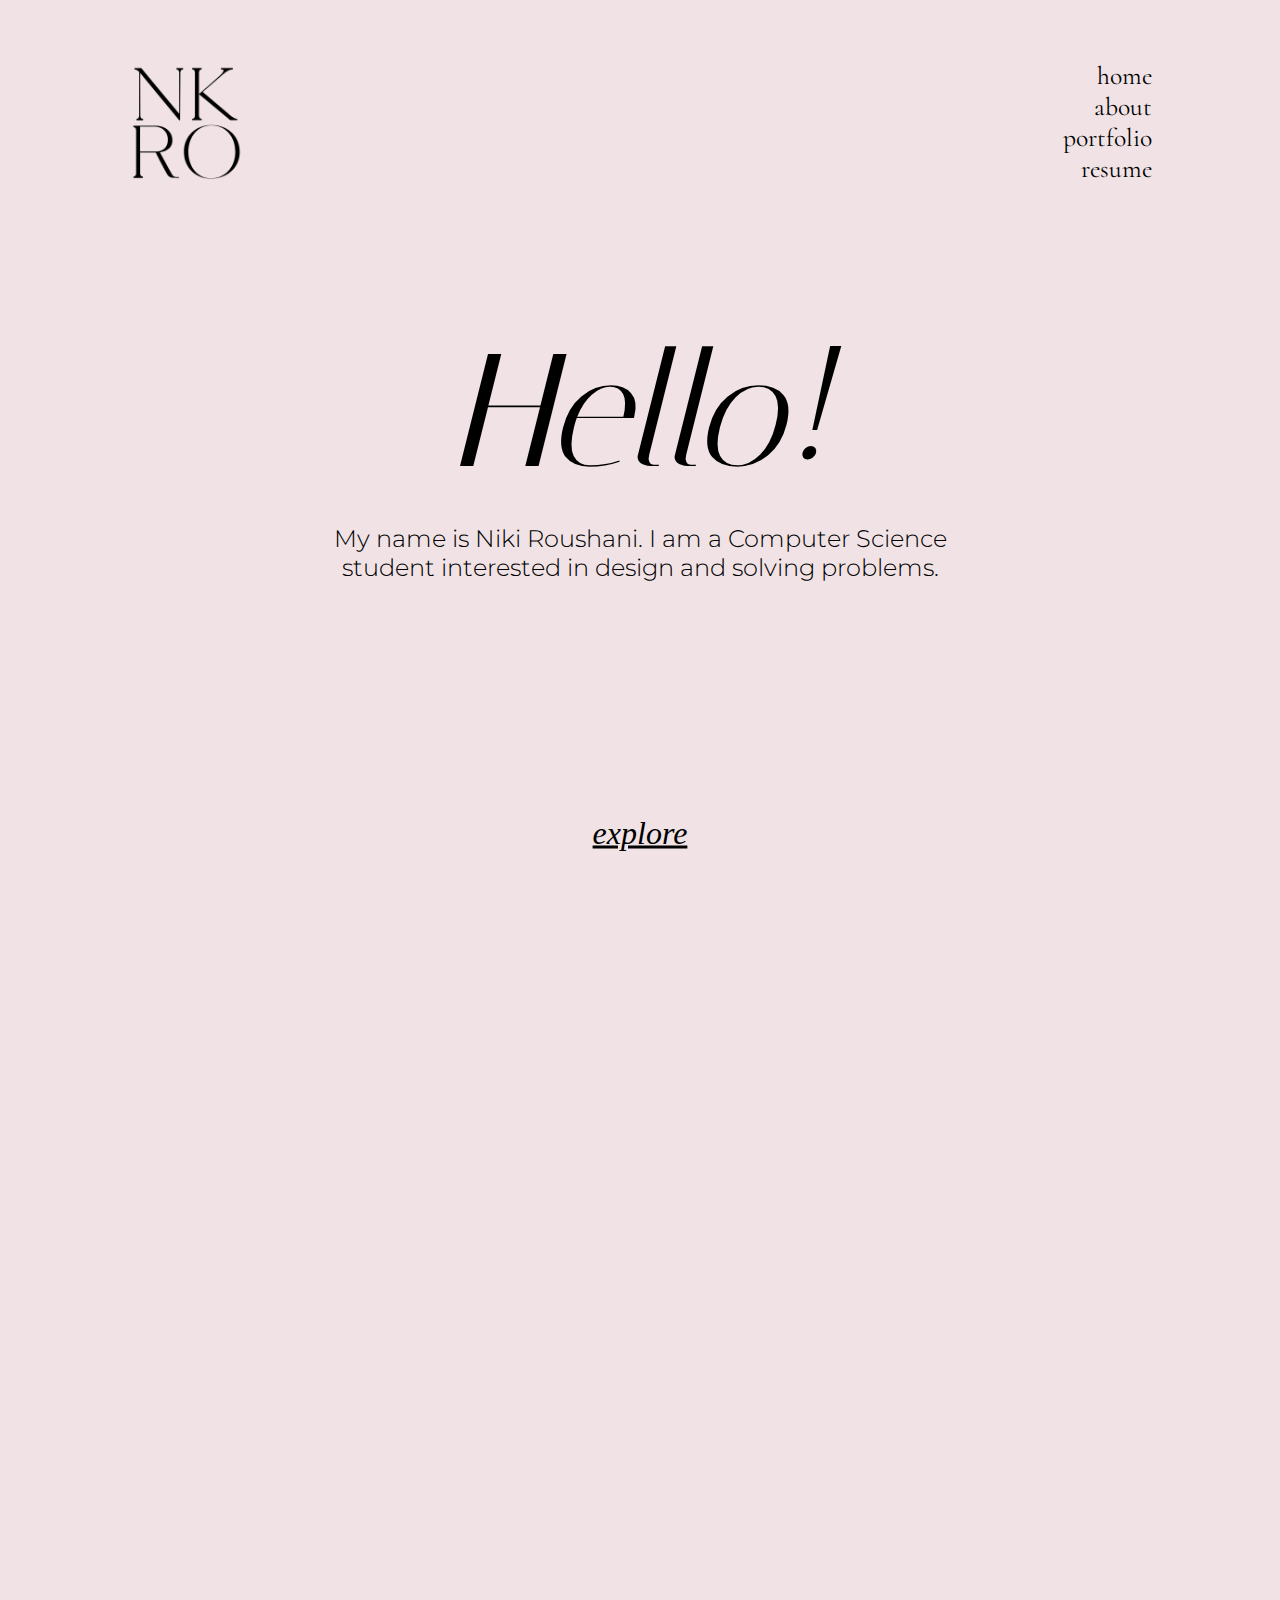
<file: index.html>
<html lang="en">
    <head>
        <meta charset="utf-8">
        <meta content="width=device-width, initial-scale=1" name="viewport">
        <title>Niki Roushani</title>
        <link rel="stylesheet" href="css/style.css">
        <link rel="stylesheet" href="css/aos.css">
        <link rel="stylesheet" href="https://fonts.googleapis.com/css?family=Italiana">
        <link rel="stylesheet" href="https://fonts.googleapis.com/css?family=Roboto">
        <link rel="stylesheet" href="https://fonts.googleapis.com/css?family=Montserrat">
        <link rel="stylesheet" href="https://fonts.googleapis.com/css?family=Cormorant">
    </head>
    <body>
        <header>
            <div class="logo">
                <img class="logo-img" src="images/logo.png" alt="">
            </div>

            <div class="header-nav">
                <div class="nav-position">
                    <a href="index.html">home</a>
                    <a href="about.html">about</a>
                    <a href="portfolio.html">portfolio</a>
                    <a href="resume.html">resume</a>
                </div>
            </div>

        </header>
        <div class="container">
            <section class="hero">
                <div class="hero-textbox">
                    <div class="flex-box row">
                        <h2>Hello!</h2> <br>
                        <h3>My name is Niki Roushani. I am a Computer Science student interested in design and solving problems.</h3>
                </div>
                </div>
                <div class="explore-tab">
                    <a href="#section1">explore</a>
                </div>

            </section>

            <button onclick="topFunction()" id="myBtn" title="Go to top">back to top</button>

            <section id="section1" class="hero">
                <div class="hero-textbox">
                    <div class="flex-box column">
                        <div class="flex-item flex-box row padding-right" data-aos="fade-up" data-aos-easing="ease-in-out" data-aos-duration="1800">
                            <h1><a href="stormflood.html">Stormflood Engineering</a></h1> <br>
                            <p class="padding-top">Commissioned project to design and develop a website for a Stormwater and Flood Engineering consultancy in Brisbane.</p>
                        </div>
                        <div class="flex-item flex-box mobile-top" data-aos="fade-up" data-aos-easing="ease-in-out" data-aos-duration="1800">
                            <div class="slideshow-container" data-cycle="4000">
                                <div class="mySlides fade">
                                    <img src="images/index/index-sf1.png" alt="">
                                </div>
                                <div class="mySlides fade">
                                    <img src="images/index/index-sf2.png" alt="">
                                </div>
                                <div class="mySlides fade">
                                    <img src="images/index/index-sf3.png" alt="">
                                </div>
                            </div>
                        </div>
                    </div>
                </div>
                <div class="down-tab">
                    <a href="#section2"></a>
                </div>
            </section>

            <section id="section2" class="hero">
                <div class="hero-textbox">
                    <div class="flex-box column-reverse inherit-width inherit-height-desktop">
                        <div class="flex-item flex-box mobile-top" data-aos="fade-up" data-aos-easing="ease-in-out" data-aos-duration="1800">
                            <div class="slideshow-container" data-cycle="5000">
                                <div class="mySlides fade">
                                    <img src="images/index/index-vin1.png" alt="">
                                </div>
                                <div class="mySlides fade">
                                    <img src="images/index/index-vin2.png" alt="">
                                </div>
                                <div class="mySlides fade">
                                    <img src="images/index/index-vin3.png" alt="">
                                </div>
                            </div>
                        </div>
                        <div class="flex-item flex-box row padding-left" data-aos="fade-up" data-aos-easing="ease-in-out" data-aos-duration="1800">
                            <h1><a href="vinland.html">Vinland</a></h1>
                            <p class="padding-top">Final project for Introduction to Web Design, awarded a High-Distinction.</p>
                        </div>
                    </div>
                </div>
                <div class="down-tab">
                    <a href="#section3"></a>
                </div>
            </section>

            <section id="section3" class="hero">
                <div class="hero-textbox">
                    <div class="flex-box column">
                        <div class="flex-item flex-box row padding-right" data-aos="fade-up" data-aos-easing="ease-in-out" data-aos-duration="1800">
                            <h1><a href="uqlit.html">UQLIT</a></h1>
                            <p class="padding-top">Design work produced as the Marketing Director for UQ Ladies in Technology.</p>
                        </div>
                        <div class="flex-item flex-box mobile-top" data-aos="fade-up" data-aos-easing="ease-in-out" data-aos-duration="1800">
                            <div class="slideshow-container" data-cycle="6000">
                                <div class="mySlides fade">
                                    <img src="images/index/index-lit1.png" alt="">
                                </div>
                                <div class="mySlides fade">
                                    <img src="images/index/index-lit2.png" alt="">
                                </div>
                                <div class="mySlides fade">
                                    <img src="images/index/index-lit3.png" alt="">
                                </div>
                            </div>
                        </div>
                    </div>
                </div>
                <div class="down-tab">
                    <a href="#section4"></a>
                </div>
            </section>

            <section id="section4" class="hero">
                <div class="hero-textbox">
                    <div class="flex-box column inherit-width inherit-height-desktop">
                        <div class="flex-item flex-box row padding-right" data-aos="fade-up" data-aos-easing="ease-in-out" data-aos-duration="1800">
                            <h1 class="centered-text"><a href="about.html">About</a></h1>
                        </div>
                        <div class="flex-item flex-box mobile-top" data-aos="fade-up" data-aos-easing="ease-in-out" data-aos-duration="1800">
                            <h1><a href="resume.html">Resume</a></h1>
                        </div>
                    </div>
                </div>
            </section>
        </div>
        <script src="js/script.js"></script>
        <script src="js/aos.js"></script>
        <script>
            AOS.init();
        </script>
    </body>
</html>
</file>
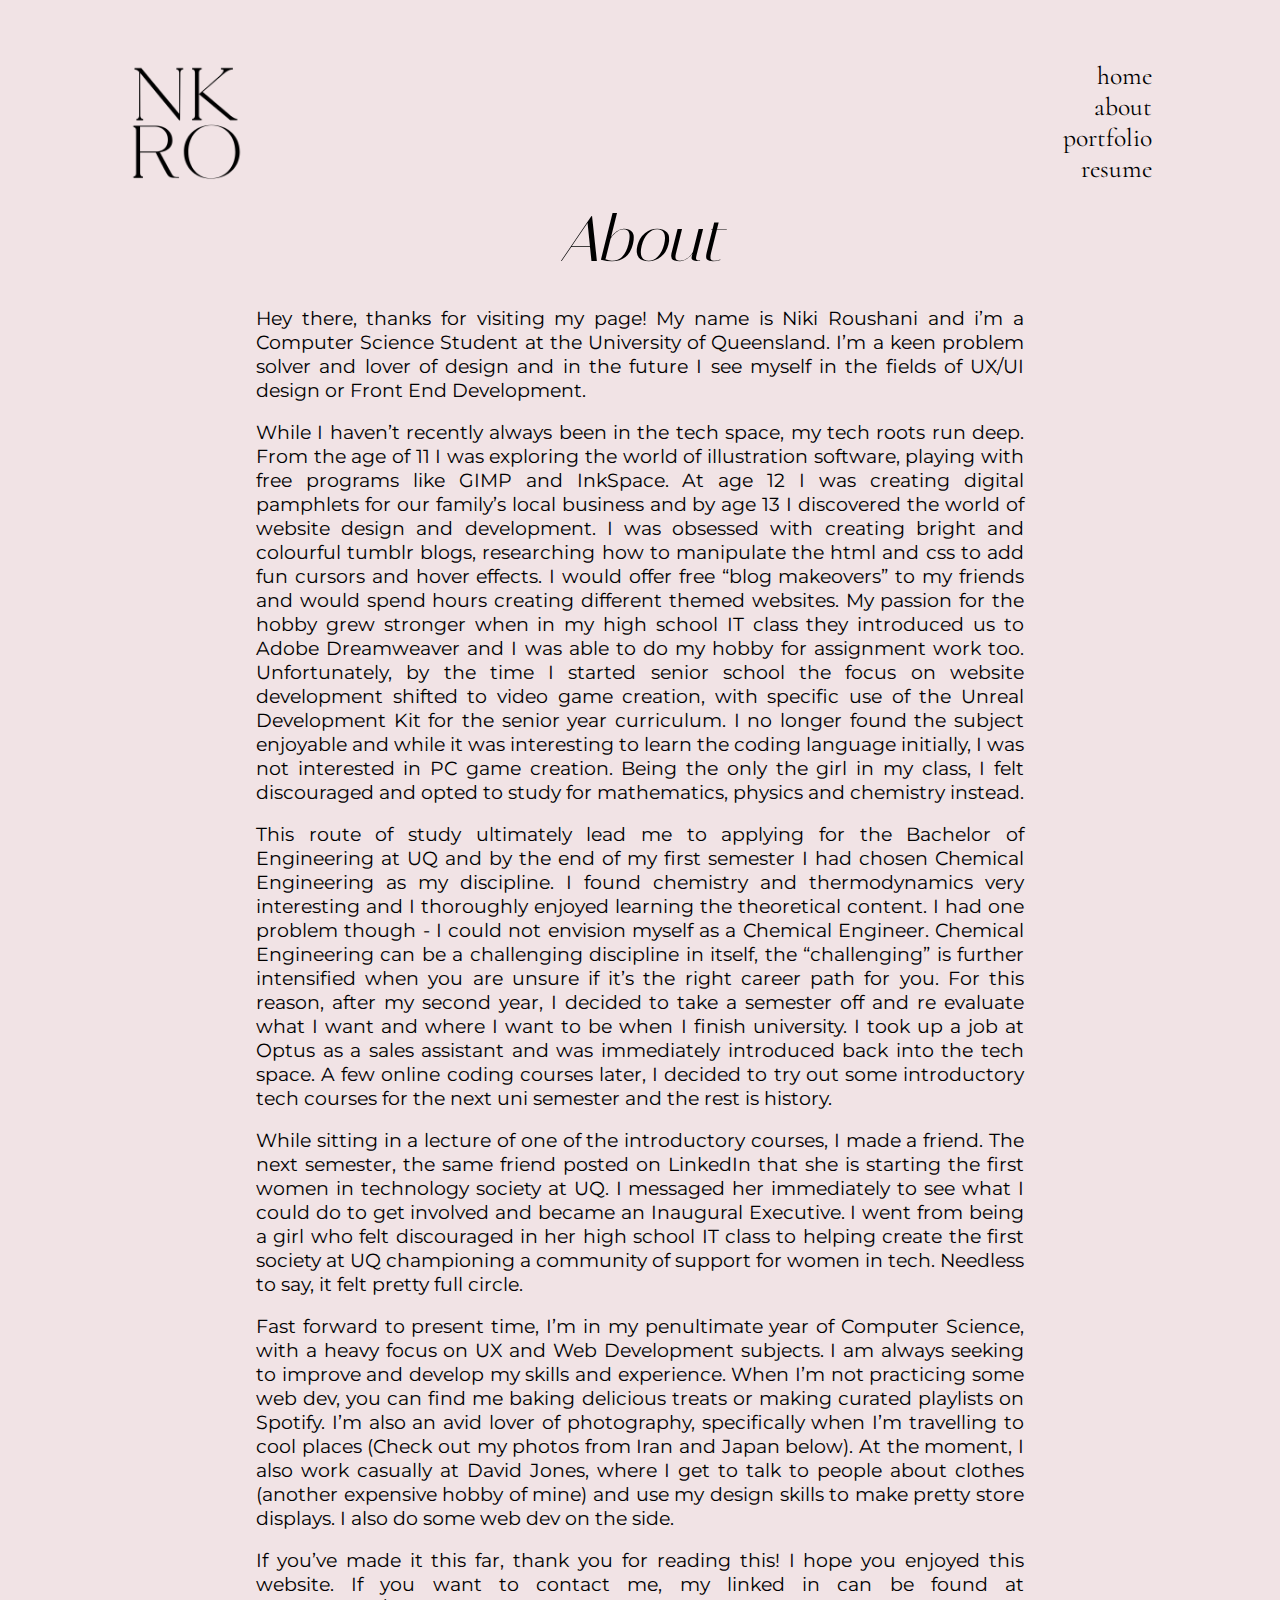
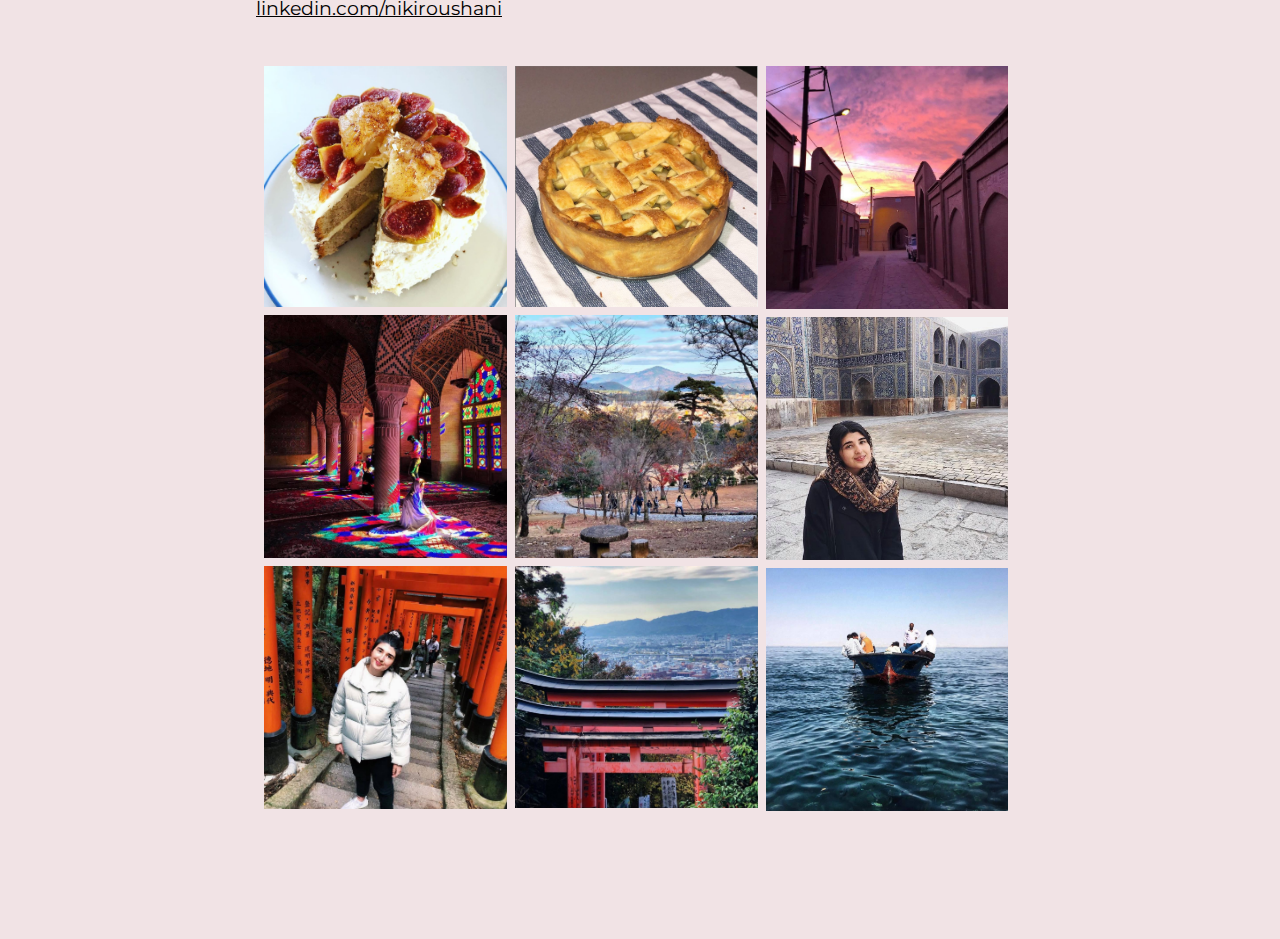
<file: about.html>
<html lang="en">
    <head>
        <meta charset="utf-8">
        <meta content="width=device-width, initial-scale=1" name="viewport">
        <title>Niki Roushani</title>
        <link rel="stylesheet" href="css/style.css">
        <link rel="stylesheet" href="css/aos.css">
        <link rel="stylesheet" href="https://fonts.googleapis.com/css?family=Italiana">
        <link rel="stylesheet" href="https://fonts.googleapis.com/css?family=Roboto">
        <link rel="stylesheet" href="https://fonts.googleapis.com/css?family=Montserrat">
        <link rel="stylesheet" href="https://fonts.googleapis.com/css?family=Cormorant">
    </head>
    <body class="padding-bottom">
        <header>
            <div class="logo">
                <img class="logo-img" src="images/logo.png" alt="">
            </div>
            <div class="header-nav mobile-top">
                <div class="nav-position">
                    <a href="index.html">home</a>
                    <a href="about.html">about</a>
                    <a href="portfolio.html">portfolio</a>
                    <a href="resume.html">resume</a>
                </div>
            </div>
        </header>

        <div class="container hero-header-padding">
            <button onclick="topFunction()" id="myBtn" title="Go to top">back to top</button>

            <section class="no-bottom">
                <div>
                    <div class="flex-box row inherit-width">
                        <h4>About</h4> <br>
                    </div>
                </div>
                <div class="flex-box row">
                    <div class="flex-item">
                        <p class="justify">Hey there, thanks for visiting my page! My name is Niki Roushani and i’m a Computer Science Student at the University of Queensland. I’m a keen problem solver and lover of design and in the future I see myself in the fields of UX/UI design or Front End Development. </p> <br>
                        <p class="justify">While I haven’t recently always been in the tech space, my tech roots run deep. From the age of 11 I was exploring the world of illustration software, playing with free programs like GIMP and InkSpace. At age 12 I was creating digital pamphlets for our family’s local business and by age 13 I discovered the world of website design and development. I was obsessed with creating bright and colourful tumblr blogs, researching how to manipulate the html and css to add fun cursors and hover effects. I would offer free “blog makeovers” to my friends and would spend hours creating different themed websites. My passion for the hobby grew stronger when in my high school IT class they introduced us to Adobe Dreamweaver and I was able to do my hobby for assignment work too. Unfortunately, by the time I started senior school the focus on website development shifted to video game creation, with specific use of the Unreal Development Kit for the senior year curriculum. I no longer found the subject enjoyable and while it was interesting to learn the coding language initially, I was not interested in PC game creation. Being the only the girl in my class, I felt discouraged and opted to study for mathematics, physics and chemistry instead.</p> <br>
                        <p class="justify">This route of study ultimately lead me to applying for the Bachelor of Engineering at UQ and by the end of my first semester I had chosen Chemical Engineering as my discipline. I found chemistry and thermodynamics very interesting and I thoroughly enjoyed learning the theoretical content. I had one problem though - I could not envision myself as a Chemical Engineer. Chemical Engineering can be a challenging discipline in itself, the “challenging” is further intensified when you are unsure if it’s the right career path for you. For this reason, after my second year, I decided to take a semester off and re evaluate what I want and where I want to be when I finish university. I took up a job at Optus as a sales assistant and was immediately introduced back into the tech space. A few online coding courses later, I decided to try out some introductory tech courses for the next uni semester and the rest is history. </p> <br>
                        <p class="justify">While sitting in a lecture of one of the introductory courses, I made a friend. The next semester, the same friend posted on LinkedIn that she is starting the first women in technology society at UQ. I messaged her immediately to see what I could do to get involved and became an Inaugural Executive. I went from being a girl who felt discouraged in her high school IT class to helping create the first society at UQ championing a community of support for women in tech. Needless to say, it felt pretty full circle. </p> <br>
                        <p class="justify">Fast forward to present time, I’m in my penultimate year of Computer Science, with a heavy focus on UX and Web Development subjects. I am always seeking to improve and develop my skills and experience. When I’m not practicing some web dev, you can find me baking delicious treats or making curated playlists on Spotify. I’m also an avid lover of photography, specifically when I’m travelling to cool places (Check out my photos from Iran and Japan below). At the moment, I also work casually at David Jones, where I get to talk to people about clothes (another expensive hobby of mine) and use my design skills to make pretty store displays. I also do some web dev on the side. </p> <br>
                        <p class="justify">If you’ve made it this far, thank you for reading this! I hope you enjoyed this website. If you want to contact me, my linked in can be found at <a class="underline" href="linkedin.com/nikiroushani">linkedin.com/nikiroushani</a></p>
                    </div>
                    <div class="flex-item flex-row padding-top">
                        <div class="flex-column">
                            <img src="images/about/about1.png" alt="">
                            <img src="images/about/about2.jpg" alt="">
                            <img src="images/about/about3.jpg" alt="">
                        </div>
                        <div class="flex-column">
                            <img src="images/about/about4.png" alt="">
                            <img src="images/about/about5.jpg" alt="">
                            <img src="images/about/about6.jpg" alt="">
                        </div>
                        <div class="flex-column">
                            <img src="images/about/about7.jpg" alt="">
                            <img src="images/about/about8.jpg" alt="">
                            <img src="images/about/about9.jpg" alt="">
                        </div>
                    </div>
                </div>
            </section>
        </div>
        <script src="js/script.js"></script>
        <script src="js/aos.js"></script>
        <script>
            AOS.init();
        </script>
    </body>
</html>
</file>
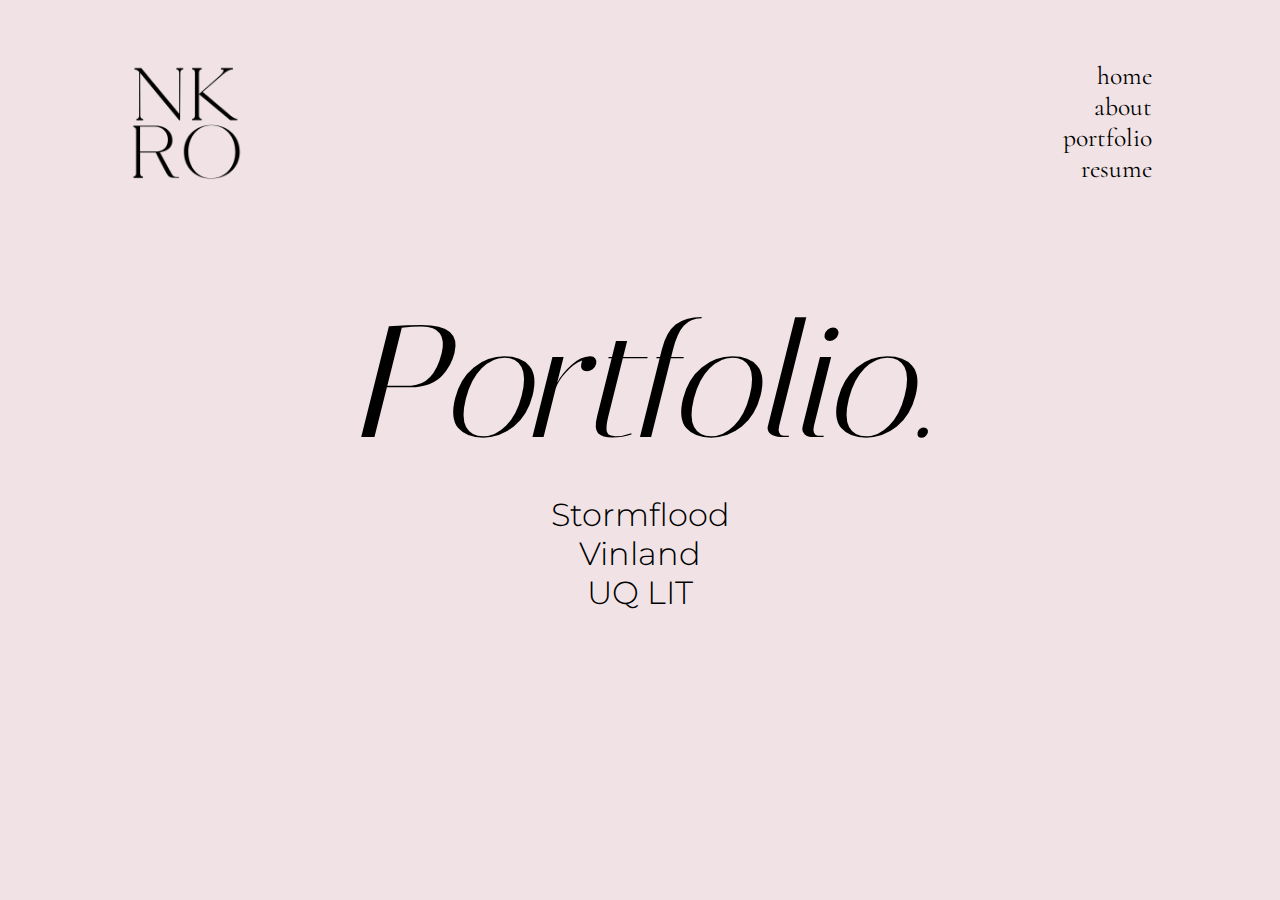
<file: portfolio.html>
<html lang="en">
    <head>
        <meta charset="utf-8">
        <meta content="width=device-width, initial-scale=1" name="viewport">
        <title>Niki Roushani</title>
        <link rel="stylesheet" href="css/style.css">
        <link rel="stylesheet" href="css/aos.css">
        <link rel="stylesheet" href="https://fonts.googleapis.com/css?family=Italiana">
        <link rel="stylesheet" href="https://fonts.googleapis.com/css?family=Roboto">
        <link rel="stylesheet" href="https://fonts.googleapis.com/css?family=Montserrat">
        <link rel="stylesheet" href="https://fonts.googleapis.com/css?family=Cormorant">
    </head>
    <body>
        <header>
            <div class="logo">
                <img class="logo-img" src="images/logo.png" alt="">
            </div>

            <div class="header-nav mobile-top">
                <div class="nav-position">
                    <a href="index.html">home</a>
                    <a href="about.html">about</a>
                    <a href="portfolio.html">portfolio</a>
                    <a href="resume.html">resume</a>
                </div>
            </div>

        </header>
        <div class="container no-bottom">
            <section class="hero no-bottom">
                <div class="hero-textbox">
                    <div class="flex-box row inherit-width">
                        <h2>Portfolio.</h2> <br>
                        <h3 class="portfolio-link"><a href="stormflood.html">Stormflood</a></h3>
                        <h3 class="portfolio-link"><a href="vinland.html">Vinland</a></h3>
                        <h3 class="portfolio-link"><a href="uqlit.html">UQ LIT</a></h3>
                    </div>
                </div>
            </section>
        </div>
        <script src="js/script.js"></script>
    </body>
</html>
</file>
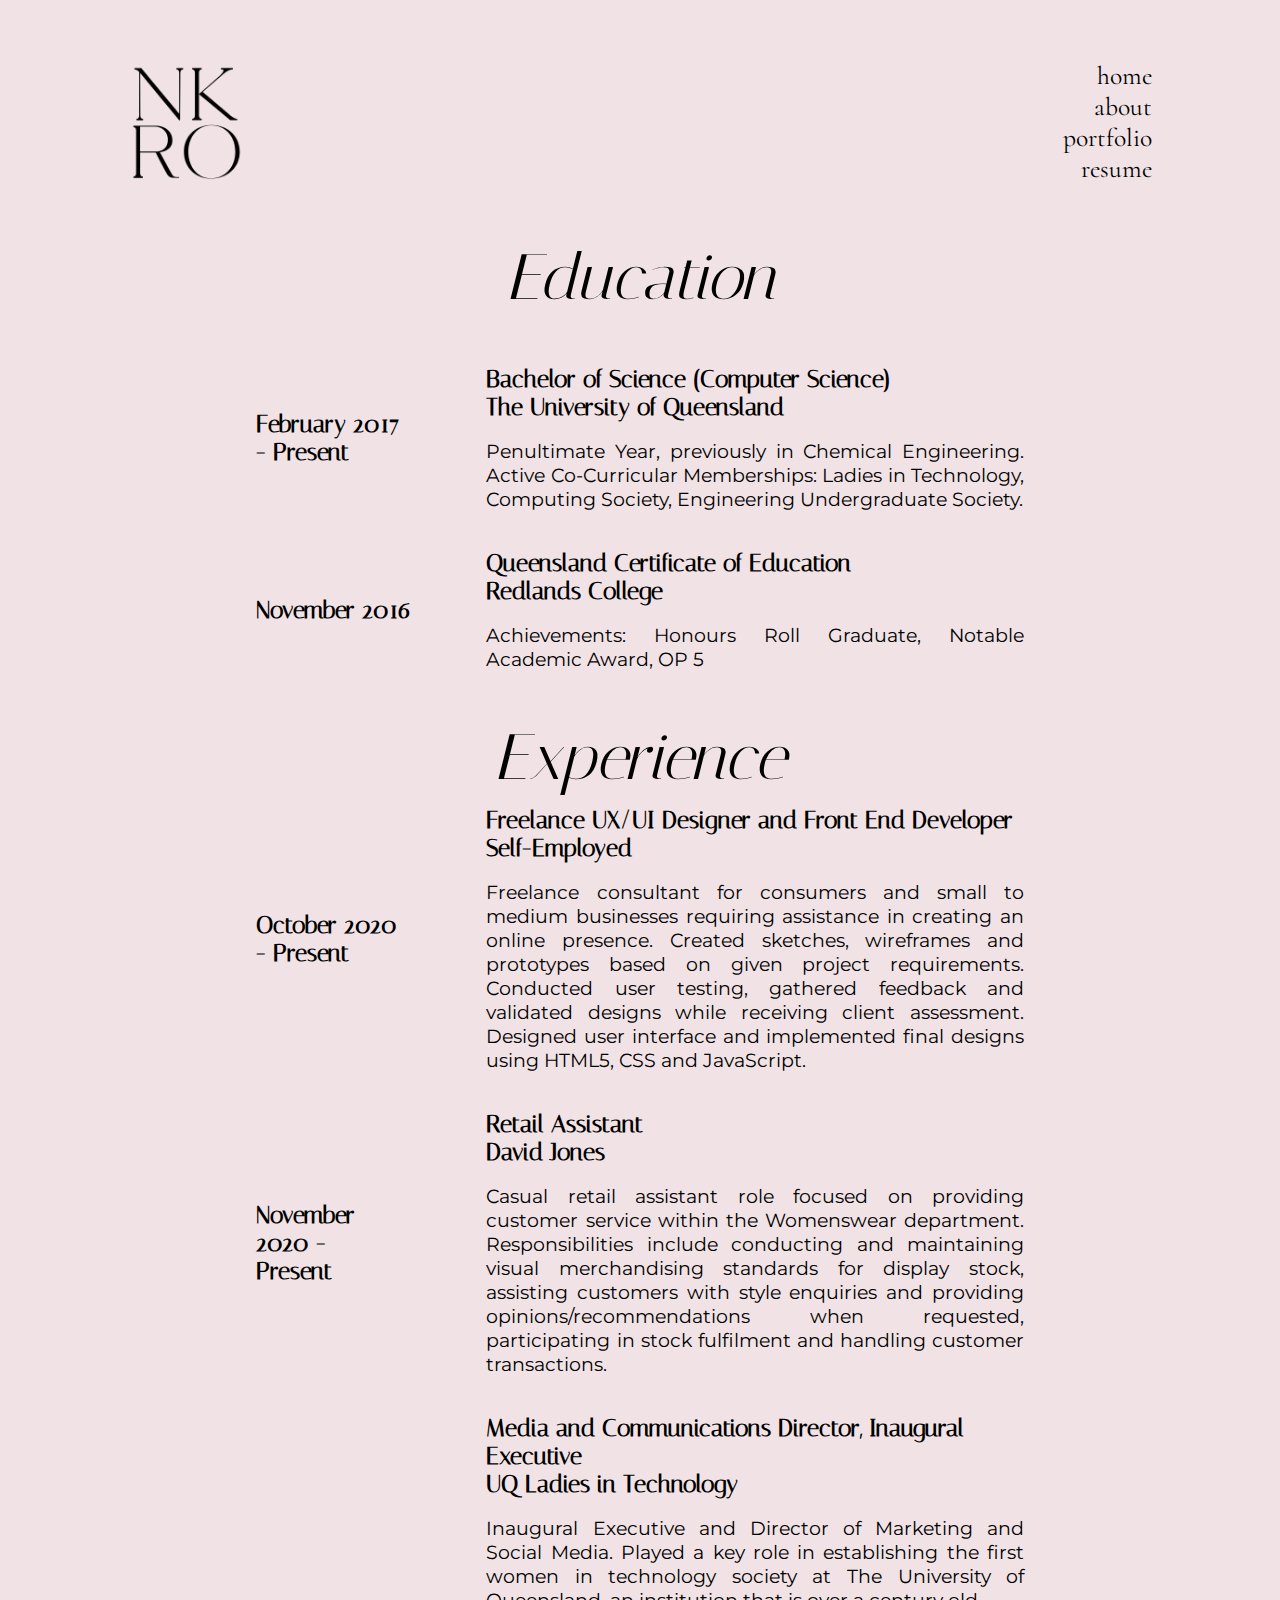
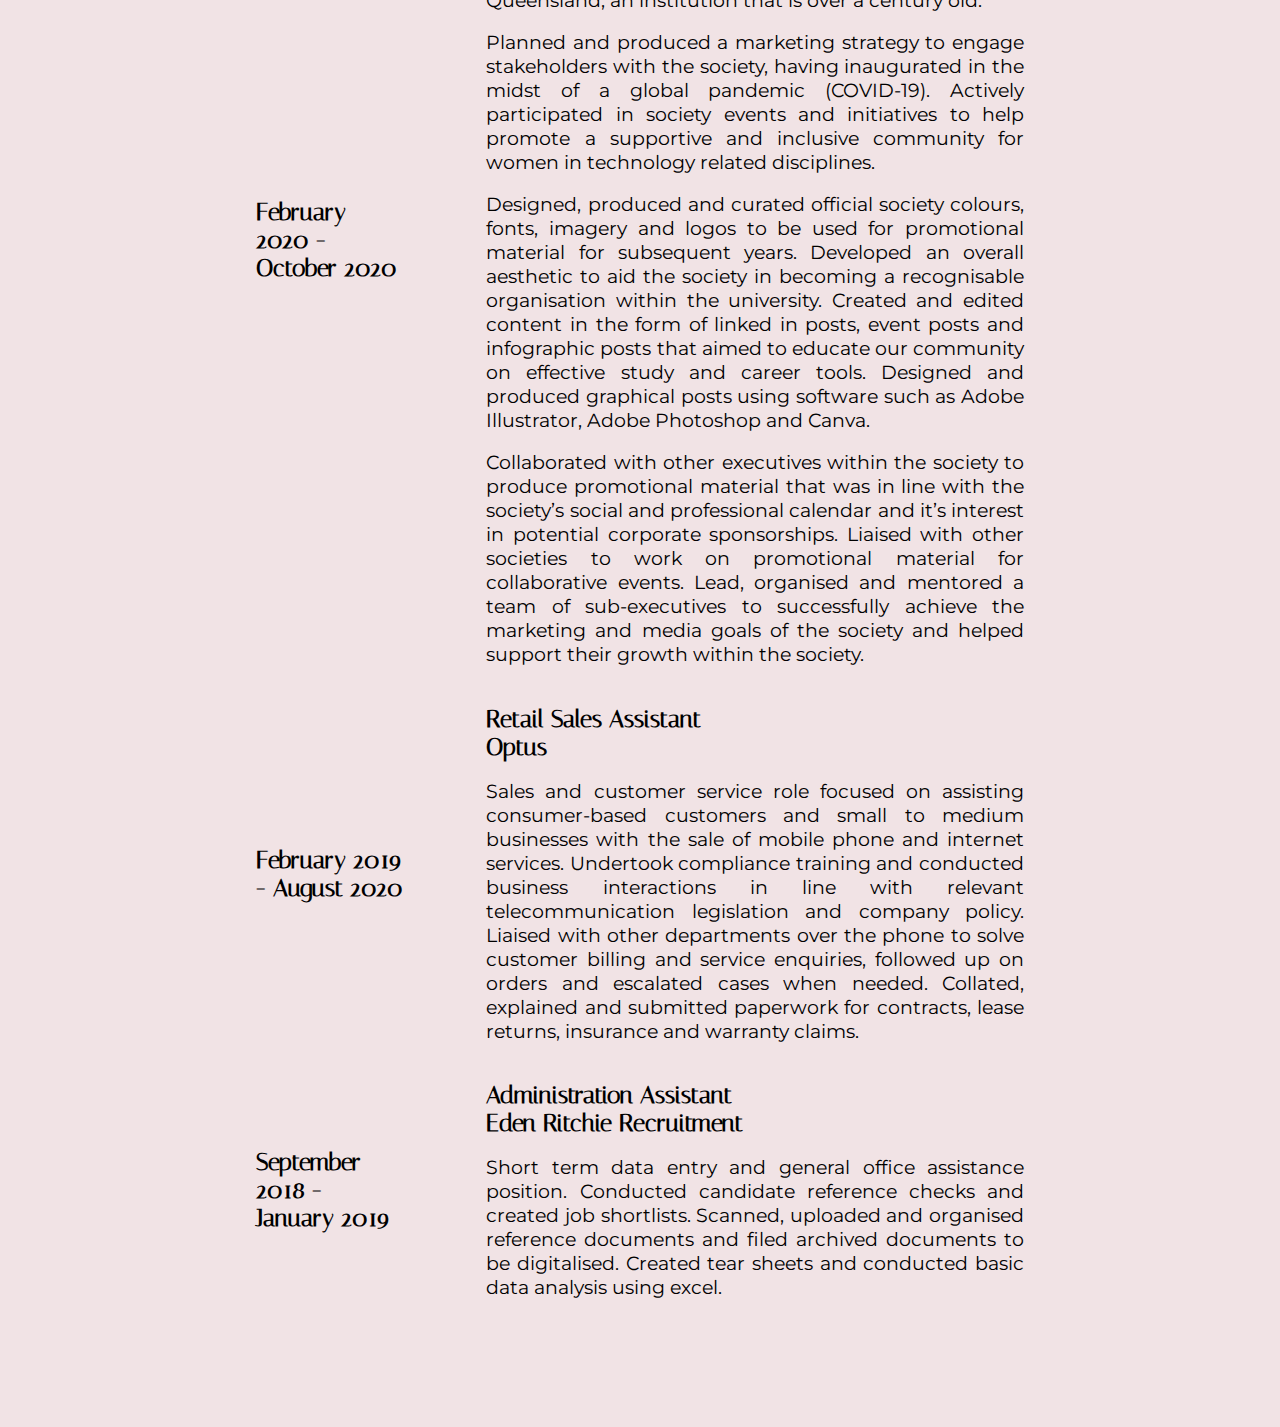
<file: resume.html>
<html lang="en">
    <head>
        <meta charset="utf-8">
        <meta content="width=device-width, initial-scale=1" name="viewport">
        <title>Niki Roushani</title>
        <link rel="stylesheet" href="css/style.css">
        <link rel="stylesheet" href="css/aos.css">
        <link rel="stylesheet" href="https://fonts.googleapis.com/css?family=Italiana">
        <link rel="stylesheet" href="https://fonts.googleapis.com/css?family=Roboto">
        <link rel="stylesheet" href="https://fonts.googleapis.com/css?family=Montserrat">
        <link rel="stylesheet" href="https://fonts.googleapis.com/css?family=Cormorant">
    </head>
    <body class="padding-bottom">
        <header>
            <div class="logo">
                <img class="logo-img" src="images/logo.png" alt="">
            </div>

            <div class="header-nav mobile-top">
                <div class="nav-position">
                    <a href="index.html">home</a>
                    <a href="about.html">about</a>
                    <a href="portfolio.html">portfolio</a>
                    <a href="resume.html">resume</a>
                </div>
            </div>

        </header>
        <div class="container hero-header-padding">
            <button onclick="topFunction()" id="myBtn" title="Go to top">back to top</button>

            <section class="no-bottom">

                <div>
                    <div class="flex-box row inherit-width padding-top">
                        <h4>Education</h4>
                    </div>
                </div>
                <div class="flex-box column padding-top">
                    <div class="flex-30">
                        <h5 class="padding-right-resume">February 2017 - Present</h5>
                    </div>
                    <div class="flex-70 mobile-top">
                        <h5>Bachelor of Science (Computer Science) <br> The University of Queensland</h5> <br>
                        <p>Penultimate Year, previously in Chemical Engineering. Active Co-Curricular Memberships: Ladies in Technology, Computing Society, Engineering Undergraduate Society.</p>
                    </div>
                </div>

                <div class="flex-box column padding-top">
                    <div class="flex-30">
                        <h5>November 2016</h5>
                    </div>
                    <div class="flex-70 mobile-top">
                        <h5>Queensland Certificate of Education<br>Redlands College</h5> <br>
                        <p>Achievements: Honours Roll Graduate, Notable Academic Award, OP 5</p>
                    </div>
                </div>

                <div>
                    <div class="flex-box row inherit-width padding-top">
                        <h4>Experience</h4>
                    </div>
                </div>
                <div class="flex-box column">
                    <div class="flex-30">
                        <h5 class="padding-right-resume">October 2020 - Present</h5>
                    </div>
                    <div class="flex-70 mobile-top">
                        <h5>Freelance UX/UI Designer and Front End Developer <br> Self-Employed</h5> <br>
                        <p>Freelance consultant for consumers and small to medium businesses requiring assistance in creating an online presence. Created sketches, wireframes and prototypes based on given project requirements. Conducted user testing, gathered feedback and validated designs while receiving client assessment. Designed user interface and implemented final designs using HTML5, CSS and JavaScript.</p>
                    </div>
                </div>
                <div class="flex-box column padding-top">
                    <div class="flex-30">
                        <h5 class="padding-right-resume">November 2020 - Present</h5>
                    </div>
                    <div class="flex-70 mobile-top">
                        <h5>Retail Assistant <br> David Jones</h5> <br>
                        <p>Casual retail assistant role focused on providing customer service within the Womenswear department. Responsibilities include conducting and maintaining visual merchandising standards for display stock, assisting customers with style enquiries and providing opinions/recommendations when requested, participating in stock fulfilment and handling customer transactions.</p>
                    </div>
                </div>

                <div class="flex-box column padding-top">
                    <div class="flex-30">
                        <h5 class="padding-right-resume">February 2020 - October 2020</h5>
                    </div>
                    <div class="flex-70 mobile-top">
                        <h5>Media and Communications Director, Inaugural Executive <br> UQ Ladies in Technology</h5> <br>
                        <p>Inaugural Executive and Director of Marketing and Social Media. Played a key role in establishing the first women in technology society at The University of Queensland, an institution that is over a century old. </p> <br> 
                        <p>Planned and produced a marketing strategy to engage stakeholders with the society, having inaugurated in the midst of a global pandemic (COVID-19). Actively participated in society events and initiatives to help promote a supportive and inclusive community for women in technology related disciplines.</p> <br> 
                        <p>Designed, produced and curated official society colours, fonts, imagery and logos to be used for promotional material for subsequent years. Developed an overall aesthetic to aid the society in becoming a recognisable organisation within the university. Created and edited content in the form of linked in posts, event posts and infographic posts that aimed to educate our community on effective study and career tools. Designed and produced graphical posts using software such as Adobe Illustrator, Adobe Photoshop and Canva.</p> <br>
                        <p>Collaborated with other executives within the society to produce promotional material that was in line with the society’s social and professional calendar and it’s interest in potential corporate sponsorships. Liaised with other societies to work on promotional material for collaborative events. Lead, organised and mentored a team of sub-executives to successfully achieve the marketing and media goals of the society and helped support their growth within the society.</p>
                    </div>
                </div>

                <div class="flex-box column padding-top">
                    <div class="flex-30">
                        <h5 class="padding-right-resume">February 2019 - August 2020</h5>
                    </div>
                    <div class="flex-70 mobile-top">
                        <h5>Retail Sales Assistant <br> Optus</h5> <br>
                        <p>Sales and customer service role focused on assisting consumer-based customers and small to medium businesses with the sale of mobile phone and internet services. Undertook compliance training and conducted business interactions in line with relevant telecommunication legislation and company policy. Liaised with other departments over the phone to solve customer billing and service enquiries, followed up on orders and escalated cases when needed. Collated, explained and submitted paperwork for contracts, lease returns, insurance and warranty claims.</p>
                    </div>
                </div>

                <div class="flex-box column padding-top">
                    <div class="flex-30">
                        <h5 class="padding-right-resume">September 2018 - January 2019</h5>
                    </div>
                    <div class="flex-70 mobile-top">
                        <h5>Administration Assistant <br> Eden Ritchie Recruitment</h5> <br>
                        <p>Short term data entry and general office assistance position. Conducted candidate reference checks and created job shortlists. Scanned, uploaded and organised reference documents and filed archived documents to be digitalised. Created tear sheets and conducted basic data analysis using excel.</p>
                    </div>
                </div>

            </section>
        </div>
        <script src="js/script.js"></script>
        <script src="js/aos.js"></script>
        <script>
            AOS.init();
        </script>
    </body>
</html>
</file>
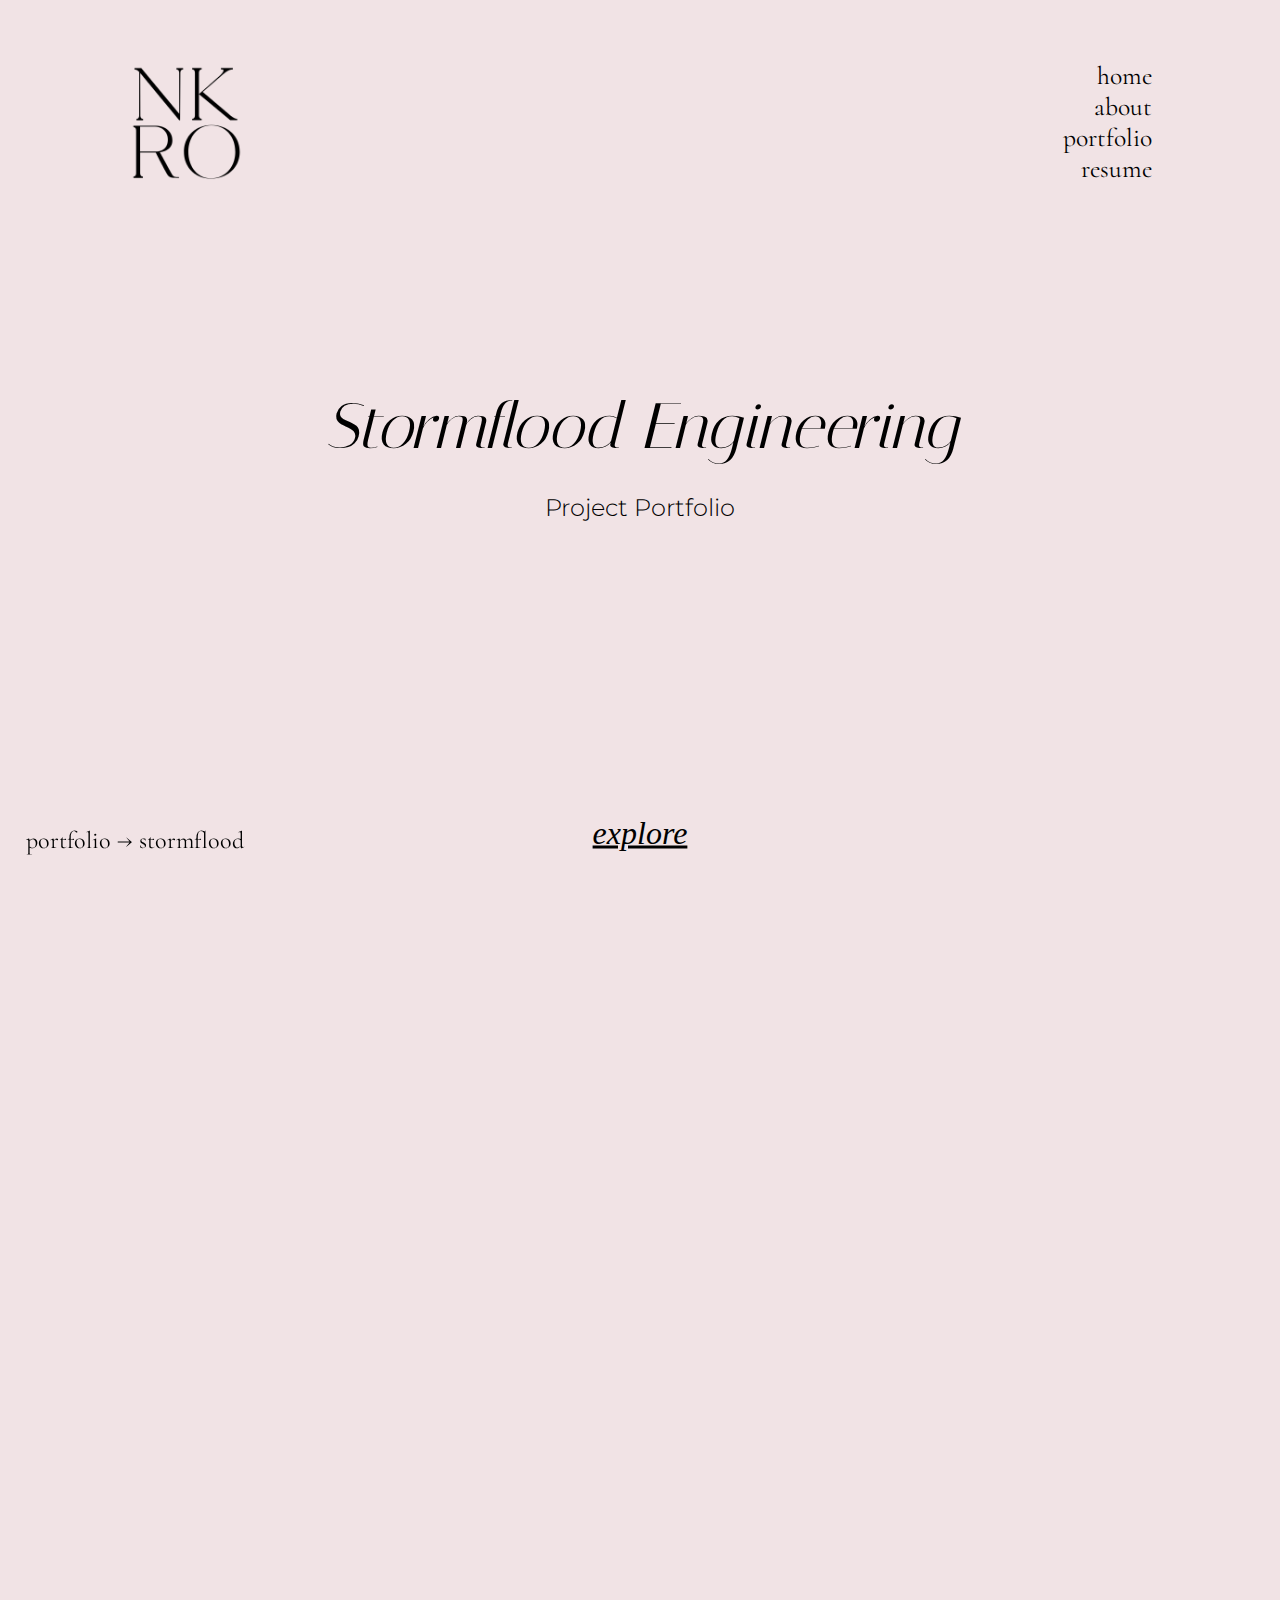
<file: stormflood.html>
<html lang="en">
    <head>
        <meta charset="utf-8">
        <meta content="width=device-width, initial-scale=1" name="viewport">
        <title>Niki Roushani</title>
        <link rel="stylesheet" href="css/style.css">
        <link rel="stylesheet" href="css/aos.css">
        <link rel="stylesheet" href="https://fonts.googleapis.com/css?family=Italiana">
        <link rel="stylesheet" href="https://fonts.googleapis.com/css?family=Roboto">
        <link rel="stylesheet" href="https://fonts.googleapis.com/css?family=Montserrat">
        <link rel="stylesheet" href="https://fonts.googleapis.com/css?family=Cormorant">
    </head>
    <body>
        <header>
            <div class="logo">
                <img class="logo-img" src="images/logo.png" alt="">
            </div>

            <div class="header-nav mobile-top">
                <div class="nav-position">
                    <a href="index.html">home</a>
                    <a href="about.html">about</a>
                    <a href="portfolio.html">portfolio</a>
                    <a href="resume.html">resume</a>
                </div>
            </div>

        </header>
        <div class="container">
            <section class="hero">
                <div class="hero-textbox">
                    <div class="flex-box row inherit-width">
                        <h4>Stormflood Engineering</h4> <br>
                        <h3>Project Portfolio</h3>
                </div>
                </div>
                <div class="explore-tab">
                    <a href="#section1">explore</a>
                </div>
            </section>

            <button onclick="topFunction()" id="myBtn" title="Go to top">back to top</button>

            <p id="breadcrumbs"><a href="portfolio.html">portfolio</a> &rarr; <a href="stormflood.html">stormflood</a></p>

            <!--Project Specification-->
            <section id="section1" class="hero">
                <div class="hero-textbox">
                    <div class="flex-box column">
                        <div class="flex-item flex-box row padding-right" data-aos="fade-up" data-aos-easing="ease-in-out" data-aos-duration="1800">
                            <h1>Project Specification</h1>
                        </div>
                        <div class="flex-item flex-box mobile-top" data-aos="fade-up" data-aos-easing="ease-in-out" data-aos-duration="1800">
                            <p class="padding-top">Approached by client for a commissioned project for designing and developing the Front-End infrastructure of their website. Client is a new Stormwater and Flood Engineering consultancy looking to establish their business and attract new clients within the Brisbane - Gold Coast area.</p>
                        </div>
                    </div>
                </div>
                <div class="down-tab">
                    <a href="#section2"></a>
                </div>
            </section>

            <!--Defining Audience and Slides-->
            <section id="section2" class="hero">
                <div class="hero-textbox">
                    <div class="flex-box row">
                        <div class="flex-item flex-box column">
                            <div class="flex-item flex-box row padding-right" data-aos="fade-up" data-aos-easing="ease-in-out" data-aos-duration="1800">
                                <h1>Defining Audience</h1>
                            </div>
                            <div class="flex-item flex-box mobile-top" data-aos="fade-up" data-aos-easing="ease-in-out" data-aos-duration="1800">
                                <p>The client's business interests are involved in both large-scale business projects and smaller residential projects. User Personas were used to define and understand the audience that may use the website.</p>
                            </div>
                        </div>
                        <div class="flex-item flex-box column" data-aos="fade-up" data-aos-easing="ease-in-out" data-aos-duration="1800">
                            <div class="slideshow-container width-50 padding-top" data-cycle="5000">
                                <div class="mySlides fade">
                                    <img src="images/stormflood/stormflood-elaine1.png" alt="">
                                </div>
                                <div class="mySlides fade">
                                    <img src="images/stormflood/stormflood-elaine2.png" alt="">
                                </div>
                                <div class="mySlides fade">
                                    <img src="images/stormflood/stormflood-elaine3.png" alt="">
                                </div>
                                <div class="mySlides fade">
                                    <img src="images/stormflood/stormflood-jacob1.png" alt="">
                                </div>
                                <div class="mySlides fade">
                                    <img src="images/stormflood/stormflood-jacob2.png" alt="">
                                </div>
                                <div class="mySlides fade">
                                    <img src="images/stormflood/stormflood-jacob3.png" alt="">
                                </div>
                                <div class="mySlides fade">
                                    <img src="images/stormflood/stormflood-michael1.png" alt="">
                                </div>
                                <div class="mySlides fade">
                                    <img src="images/stormflood/stormflood-michael2.png" alt="">
                                </div>
                                <div class="mySlides fade">
                                    <img src="images/stormflood/stormflood-michael3.png" alt="">
                                </div>
                            </div>
                        </div>
                    </div>
                </div>
                <div class="down-tab">
                    <a href="#section3"></a>
                </div>
            </section>

            <!--Developing Visual Organisation-->
            <section id="section3" class="hero">
                <div class="hero-textbox">
                    <div class="flex-box column inherit-height-desktop">
                        <div class="flex-item flex-box row padding-right" data-aos="fade-up" data-aos-easing="ease-in-out" data-aos-duration="1800">
                            <h1>Developing Visual Organisation</h1>
                        </div>
                        <div class="flex-item flex-box mobile-top" data-aos="fade-up" data-aos-easing="ease-in-out" data-aos-duration="1800">
                            <p>The overall aesthetic of the website aims to give the user a modern and crisp experience. To help facilitate this, the visual organisation of the website incorporates the use of white space to separate ideas and a general two column format that alternates between images and text to help distinguish between sections. This use of patterned alternation will give the user a sense of consistency, while also drawing attention to important content.</p>
                        </div>
                    </div>
                </div>
                <div class="down-tab">
                    <a href="#section4"></a>
                </div>
            </section>

            <!--Proposing Wireframes and Slides-->
            <section id="section4" class="hero">
                <div class="hero-textbox">
                    <div class="flex-box row">
                        <div class="flex-item flex-box column">
                            <div class="flex-item flex-box row padding-right" data-aos="fade-up" data-aos-easing="ease-in-out" data-aos-duration="1800">
                                <h1>Proposed Wireframes</h1>
                            </div>
                            <div class="flex-item flex-box mobile-top" data-aos="fade-up" data-aos-easing="ease-in-out" data-aos-duration="1800">
                                <p>Using the information gathered from the site map, content structure and visual organisation the initial wireframes below were devised and used for prorotype user testing.</p>
                            </div>
                        </div>
                        <div class="flex-item flex-box column padding-top" data-aos="fade-up" data-aos-easing="ease-in-out" data-aos-duration="1800">
                            <div class="slideshow-container padding-top width-50" data-cycle="5000">
                                <div class="mySlides fade">
                                    <img src="images/stormflood/stormflood-wireframe1.png" alt="">
                                </div>
                                <div class="mySlides fade">
                                    <img src="images/stormflood/stormflood-wireframe2.png" alt="">
                                </div>
                                <div class="mySlides fade">
                                    <img src="images/stormflood/stormflood-wireframe3.png" alt="">
                                </div>
                                <div class="mySlides fade">
                                    <img src="images/stormflood/stormflood-wireframe4.png" alt="">
                                </div>
                            </div>
                        </div>
                    </div>
                </div>
                <div class="down-tab">
                    <a href="#section5"></a>
                </div>
            </section>

            <!--High Fidelity Prototype and Slides-->
            <section id="section5" class="hero">
                <div class="hero-textbox">
                    <div class="flex-box row">
                        <div class="flex-item flex-box column">
                            <div class="flex-item flex-box row padding-right" data-aos="fade-up" data-aos-easing="ease-in-out" data-aos-duration="1800">
                                <h1>High Fidelity Prototype</h1>
                            </div>
                            <div class="flex-item flex-box mobile-top" data-aos="fade-up" data-aos-easing="ease-in-out" data-aos-duration="1800">
                                <p>After using information taken from user testing and the proposed wireframes, a high fidelity prototype was produced and presented to the client for feedback.</p>
                            </div>
                        </div>
                        <div class="flex-item flex-box column padding-top" data-aos="fade-up" data-aos-easing="ease-in-out" data-aos-duration="1800">
                            <div class="slideshow-container width-50" data-cycle="5000">
                                <div class="mySlides fade">
                                    <img src="images/stormflood/stormflood-prototype1.png" alt="">
                                </div>
                                <div class="mySlides fade">
                                    <img src="images/stormflood/stormflood-prototype2.png" alt="">
                                </div>
                                <div class="mySlides fade">
                                    <img src="images/stormflood/stormflood-prototype3.png" alt="">
                                </div>
                                <div class="mySlides fade">
                                    <img src="images/stormflood/stormflood-prototype4.png" alt="">
                                </div>
                                <div class="mySlides fade">
                                    <img src="images/stormflood/stormflood-prototype5.png" alt="">
                                </div>
                                <div class="mySlides fade">
                                    <img src="images/stormflood/stormflood-prototype6.png" alt="">
                                </div>
                                <div class="mySlides fade">
                                    <img src="images/stormflood/stormflood-prototype7.png" alt="">
                                </div>
                                <div class="mySlides fade">
                                    <img src="images/stormflood/stormflood-prototype8.png" alt="">
                                </div>
                            </div>
                        </div>
                    </div>
                </div>
                <div class="down-tab">
                    <a href="#section6"></a>
                </div>
            </section>

            <!--Final Product and Slides-->
            <section id="section6" class="hero">
                <div class="hero-textbox">
                    <div class="flex-box row">
                        <div class="flex-item flex-box row">
                            <div class="flex-item flex-box row" data-aos="fade-up" data-aos-easing="ease-in-out" data-aos-duration="1800">
                                <h1>Final Product</h1>
                            </div>
                            <div class="flex-item flex-box padding-top" data-aos="fade-up" data-aos-easing="ease-in-out" data-aos-duration="1800">
                                <p>After further user testing using the high fidelity prototype, the final website was implemented using HTML5 and CSS. The project is still ongoing and approaching final production. You can check out the project while its awaiting finalisation at <a class="underline" href="stormflood.github.io">stormflood.github.io</a></p>
                            </div>
                        </div>
                        <div class="flex-item flex-box column" data-aos="fade-up" data-aos-easing="ease-in-out" data-aos-duration="1800">
                            <div class="slideshow-container padding-top width-50" data-cycle="5000">
                                <div class="mySlides fade">
                                    <img src="images/stormflood/stormflood-final1.png" alt="">
                                </div>
                                <div class="mySlides fade">
                                    <img src="images/stormflood/stormflood-final2.png" alt="">
                                </div>
                                <div class="mySlides fade">
                                    <img src="images/stormflood/stormflood-final3.png" alt="">
                                </div>
                                <div class="mySlides fade">
                                    <img src="images/stormflood/stormflood-final4.png" alt="">
                                </div>
                                <div class="mySlides fade">
                                    <img src="images/stormflood/stormflood-final5.png" alt="">
                                </div>
                                <div class="mySlides fade">
                                    <img src="images/stormflood/stormflood-final6.png" alt="">
                                </div>
                                <div class="mySlides fade">
                                    <img src="images/stormflood/stormflood-final7.png" alt="">
                                </div>
                                <div class="mySlides fade">
                                    <img src="images/stormflood/stormflood-final8.png" alt="">
                                </div>
                            </div>
                        </div>
                    </div>
                </div>
            </section>

        </div>
        <script src="js/script.js"></script>
        <script src="js/aos.js"></script>
        <script>
            AOS.init();
        </script>
    </body>
</html>
</file>
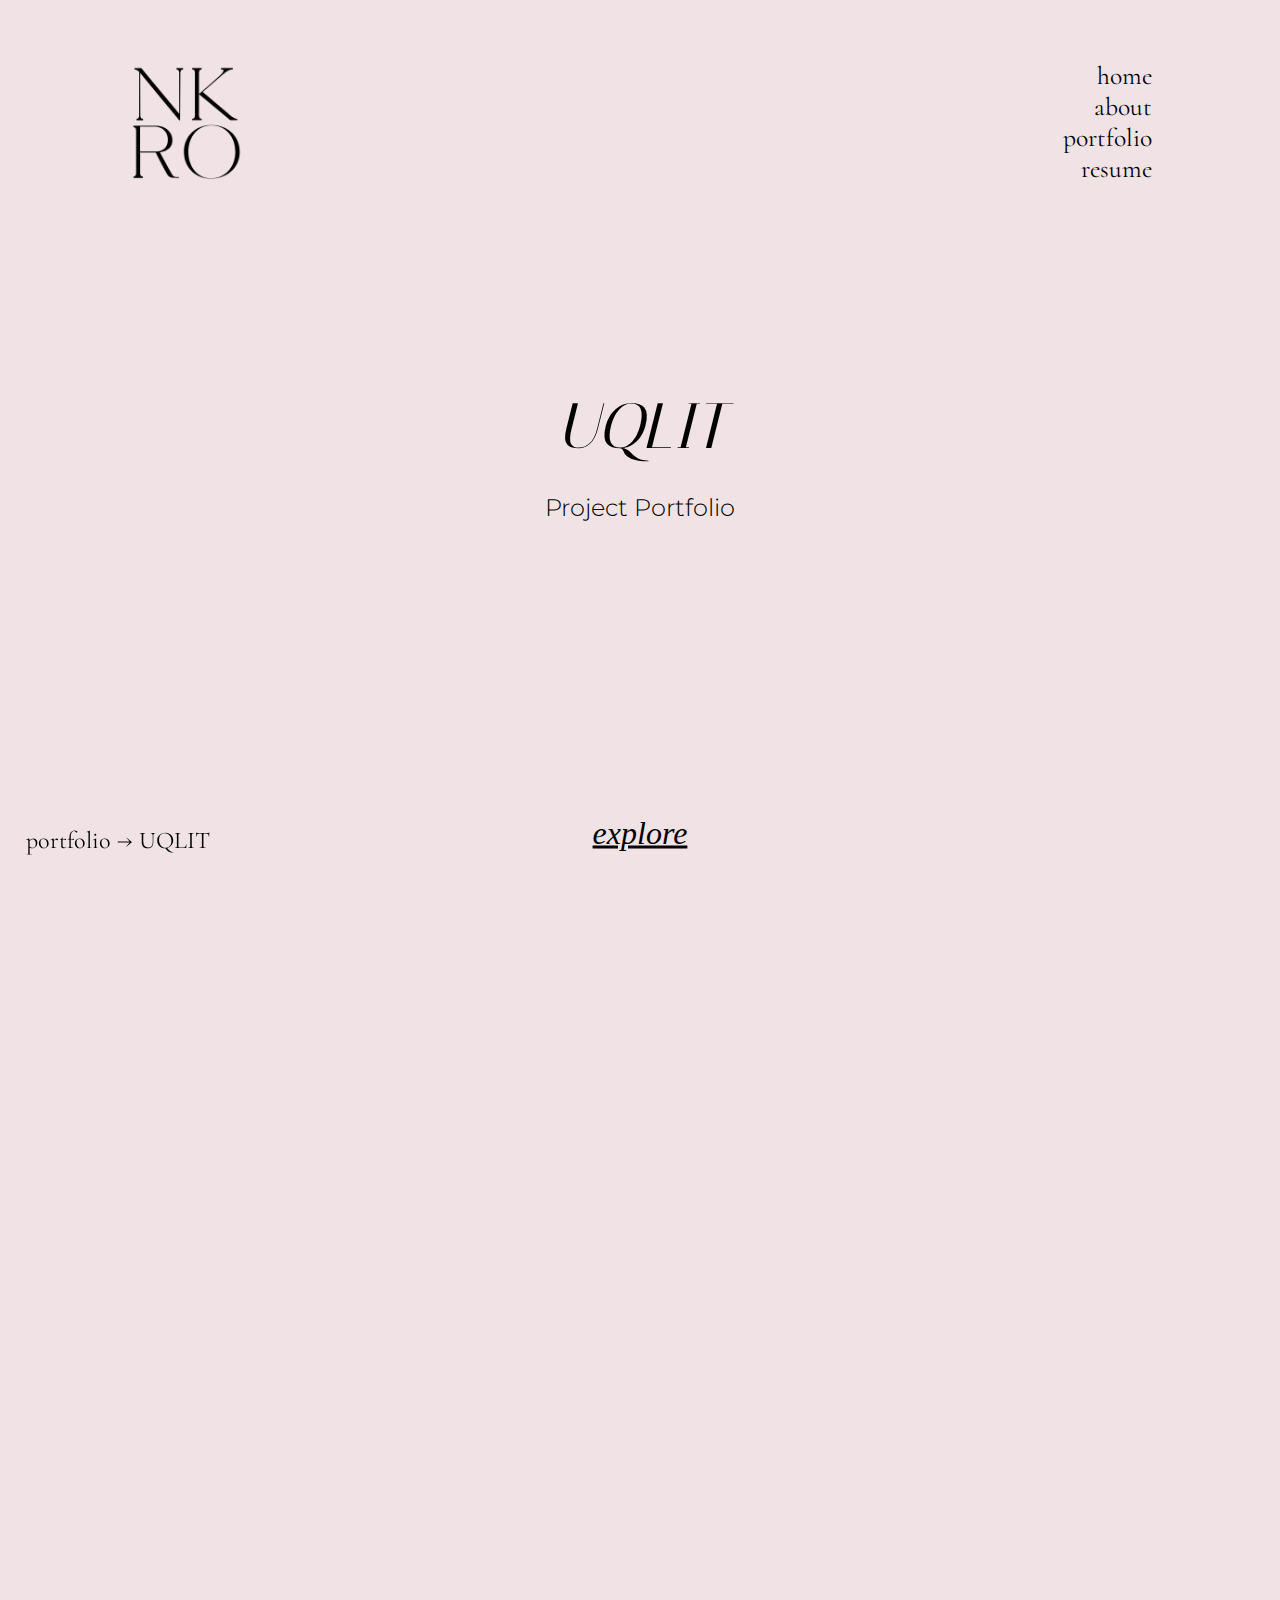
<file: uqlit.html>
<html lang="en">
    <head>
        <meta charset="utf-8">
        <meta content="width=device-width, initial-scale=1" name="viewport">
        <title>Niki Roushani</title>
        <link rel="stylesheet" href="css/style.css">
        <link rel="stylesheet" href="css/aos.css">
        <link rel="stylesheet" href="https://fonts.googleapis.com/css?family=Italiana">
        <link rel="stylesheet" href="https://fonts.googleapis.com/css?family=Roboto">
        <link rel="stylesheet" href="https://fonts.googleapis.com/css?family=Montserrat">
        <link rel="stylesheet" href="https://fonts.googleapis.com/css?family=Cormorant">
    </head>
    <body>
        <header>
            <div class="logo">
                <img class="logo-img" src="images/logo.png" alt="">
            </div>

            <div class="header-nav mobile-top">
                <div class="nav-position">
                    <a href="index.html">home</a>
                    <a href="about.html">about</a>
                    <a href="portfolio.html">portfolio</a>
                    <a href="resume.html">resume</a>
                </div>
            </div>

        </header>
        <div class="container">
            <section class="hero">
                <div class="hero-textbox">
                    <div class="flex-box row inherit-width">
                        <h4>UQLIT</h4> <br>
                        <h3>Project Portfolio</h3>
                </div>
                </div>
                <div class="explore-tab">
                    <a href="#section1">explore</a>
                </div>
            </section>

            <button onclick="topFunction()" id="myBtn" title="Go to top">back to top</button>

            <p id="breadcrumbs"><a href="portfolio.html">portfolio</a> &rarr; <a href="uqlit.html">UQLIT</a></p>

            <!--Project Specification-->
            <section id="section1" class="hero">
                <div class="hero-textbox">
                    <div class="flex-box column">
                        <div class="flex-item flex-box row padding-right" data-aos="fade-up" data-aos-easing="ease-in-out" data-aos-duration="1800">
                            <h1>Project Specification</h1>
                        </div>
                        <div class="flex-item flex-box mobile-top row" data-aos="fade-up" data-aos-easing="ease-in-out" data-aos-duration="1800">
                            <p>To undertake the role of Media and Communications Director for the first women in technology society at the University of Queensland, an institution over a century old. To help create presence and recognition of the society starting its first year in the midst of a global pandemic, where face to face interaction with students and sponsors  is not possible.</p>
                        </div>
                    </div>
                </div>
                <div class="down-tab">
                    <a href="#section2"></a>
                </div>
            </section>

            <!--Role of Marketing-->
            <section id="section2" class="hero">
                <div class="hero-textbox">
                    <div class="flex-box column">
                        <div class="flex-item flex-box row padding-right" data-aos="fade-up" data-aos-easing="ease-in-out" data-aos-duration="1800">
                            <h1>The Role of Marketing</h1>
                        </div>
                        <div class="flex-item flex-box mobile-top row" data-aos="fade-up" data-aos-easing="ease-in-out" data-aos-duration="1800">
                            <p>To be successful in its first year and continue on, the society must have a certain number of members attend the annual general meeting at the end of the year. More members allow for more funding for events hosted for members whether it be social or professional network events. Additionally, funding from potential sponsorships allows the society to host initiatives such as mentorship programs and career informational sessions. Therefore marketing of the society is crucial in helping the society becoming established and achieving its goals during the first year.</p>
                        </div>
                    </div>
                </div>
                <div class="down-tab">
                    <a href="#section3"></a>
                </div>
            </section>

            <!--Where it Started-->
            <section id="section3" class="hero">
                <div class="hero-textbox">
                    <div class="flex-box row">
                        <div class="flex-box column">
                            <div class="flex-item flex-box row padding-right" data-aos="fade-up" data-aos-easing="ease-in-out" data-aos-duration="1800">
                                <h1>Where It Started</h1>
                            </div>
                            <div class="flex-item flex-box mobile-top row" data-aos="fade-up" data-aos-easing="ease-in-out" data-aos-duration="1800">
                                <p>Joining the founding members in February 2020 as an Inaugural executive, the society had already defined its primary logo, colour and font. They chose a light pink as a nod to the femininity of the society, a light bulb to signify our acronym "LIT" - for Ladies in Technology and a timeless serif font to tie it all together. From these given materials, the mission was to create a recognisable and professional aesthetic that appeals to both students and potential sponsors.</p>
                            </div>
                        </div>
                        <div class="flex-box column" data-aos="fade-up" data-aos-easing="ease-in-out" data-aos-duration="1800">
                            <div class="flex-item flex-box row padding-top">
                                <img class="width-50" src="images/uqlit/uqlit-started.png" alt="">
                            </div>
                        </div>
                    </div>
                </div>
                <div class="down-tab">
                    <a href="#section4"></a>
                </div>
            </section>

            <!--Inspirations-->
            <section id="section4" class="hero">
                <div class="hero-textbox">
                    <div class="flex-box row">
                        <div class="flex-box column">
                            <div class="flex-item flex-box row padding-right" data-aos="fade-up" data-aos-easing="ease-in-out" data-aos-duration="1800">
                                <h1>Inspirations</h1>
                            </div>
                            <div class="flex-item flex-box mobile-top row" data-aos="fade-up" data-aos-easing="ease-in-out" data-aos-duration="1800">
                                <p>The purpose of LIT was to uplift, inspire and create a supportive community for the women undertaking technology disciplines at UQ. The society wanted to use its platform to bring like minded people together and help educate and assist them in achieving their goals. We took aesthetic and content inspirations from organisations that had similar initiatives such as <a class="underline" href="https://www.instagram.com/bosswomencollective/">@bosswomancollective</a>, who used infographical content to engage their followers.</p>
                            </div>
                        </div>
                        <div class="flex-box column" data-aos="fade-up" data-aos-easing="ease-in-out" data-aos-duration="1800">
                            <div class="slideshow-container padding-top width-50" data-cycle="5000">
                                <div class="mySlides fade">
                                    <img src="images/uqlit/lit-inspo1.png" alt="">
                                </div>
                                <div class="mySlides fade">
                                    <img src="images/uqlit/lit-inspo2.png" alt="">
                                </div>
                                <div class="mySlides fade">
                                    <img src="images/uqlit/lit-inspo3.png" alt="">
                                </div>
                            </div>
                        </div>
                    </div>
                </div>
                <div class="down-tab">
                    <a href="#section5"></a>
                </div>
            </section>

            <!--Developing Recognition and Slides-->
            <section id="section5" class="hero">
                <div class="hero-textbox">
                    <div class="flex-box row">
                        <div class="flex-box column">
                            <div class="flex-item flex-box row padding-right" data-aos="fade-up" data-aos-easing="ease-in-out" data-aos-duration="1800">
                                <h1>Developing Recognition</h1>
                            </div>
                            <div class="flex-item flex-box mobile-top" data-aos="fade-up" data-aos-easing="ease-in-out" data-aos-duration="1800">
                                <p>In order to facilitate recognition for the society, a recognisable aesthetic was constructed through the use of chosen fonts, colours and graphics in the societies social media posts and marketing material.  The initial colour additions were a washed out pink, the society's official pink and navy. After using these colours for a short period of time, we determined that the colours made the content feel limited and repetitive and did not communicate to our audience our fresh and exciting message. To remedy this, brighter and diverse colours were added to give our content a brighter, positive feel. The colours that we added were orange, light orange, lilac and a dark pink. </p>
                            </div>
                        </div>
                        <div class="flex-box column" data-aos="fade-up" data-aos-easing="ease-in-out" data-aos-duration="1800">
                            <div class="slideshow-container padding-top width-50" data-cycle="5000">
                                <div class="mySlides fade">
                                    <img src="images/uqlit/lit-recognition1.png" alt="">
                                </div>
                                <div class="mySlides fade">
                                    <img src="images/uqlit/lit-recognition2.png" alt="">
                                </div>
                                <div class="mySlides fade">
                                    <img src="images/uqlit/lit-recognition3.png" alt="">
                                </div>
                                <div class="mySlides fade">
                                    <img src="images/uqlit/lit-recognition4.png" alt="">
                                </div>
                                <div class="mySlides fade">
                                    <img src="images/uqlit/lit-recognition5.png" alt="">
                                </div>
                            </div>
                        </div>
                    </div>
                </div>
                <div class="down-tab">
                    <a href="#section6"></a>
                </div>
            </section>

            <!--Educating, Inspiring Content and Slides-->
            <section id="section6" class="hero">
                <div class="hero-textbox">
                    <div class="flex-box row">
                        <div class="flex-box column">
                            <div class="flex-item flex-box row padding-right" data-aos="fade-up" data-aos-easing="ease-in-out" data-aos-duration="1800">
                                <h1>Educating, Inspiring Content</h1>
                            </div>
                            <div class="flex-item flex-box mobile-top" data-aos="fade-up" data-aos-easing="ease-in-out" data-aos-duration="1800">
                                <p>Due to the society being unable to interact with its key stakeholders face to face, creating content that helped engage our followers was crucial. We set out a marketing plan and initiative for every semester, which planned and scheduled content to be posted. As well as creating content for our upcoming events, we produced educative content relevant to the tech space and the student experience to help inspire and engage potential members with the society. The visual representation of these posts were also considered in its feed form and posts were specifically designed based on the posts around them, so as to give a sense of consistency and professionalism to the user scrolling through the page.</p>
                            </div>
                        </div>
                        <div class="flex-box column" data-aos="fade-up" data-aos-easing="ease-in-out" data-aos-duration="1800">
                            <div class="slideshow-container padding-top width-50" data-cycle="3000">
                                <div class="mySlides fade">
                                    <img src="images/uqlit/lit-educ1.png" alt="">
                                </div>
                                <div class="mySlides fade">
                                    <img src="images/uqlit/lit-educ2.png" alt="">
                                </div>
                                <div class="mySlides fade">
                                    <img src="images/uqlit/lit-educ3.png" alt="">
                                </div>
                                <div class="mySlides fade">
                                    <img src="images/uqlit/lit-educ4.png" alt="">
                                </div>
                                <div class="mySlides fade">
                                    <img src="images/uqlit/lit-educ5.png" alt="">
                                </div>
                                <div class="mySlides fade">
                                    <img src="images/uqlit/lit-educ6.png" alt="">
                                </div>
                                <div class="mySlides fade">
                                    <img src="images/uqlit/lit-educ7.png" alt="">
                                </div>
                                <div class="mySlides fade">
                                    <img src="images/uqlit/lit-educ8.png" alt="">
                                </div>
                                <div class="mySlides fade">
                                    <img src="images/uqlit/lit-educ9.png" alt="">
                                </div>
                            </div>
                        </div>
                    </div>
                </div>
                <div class="down-tab">
                    <a href="#section7"></a>
                </div>
            </section>

            <!--Creating a lasting impression and slides-->
            <section id="section7" class="hero">
                <div class="hero-textbox">
                    <div class="flex-box row">
                        <div class="flex-item flex-box column">
                            <div class="flex-item flex-box row padding-right" data-aos="fade-up" data-aos-easing="ease-in-out" data-aos-duration="1800">
                                <h1>Creating a Lasting Impression</h1>
                            </div>
                            <div class="flex-item flex-box mobile-top row" data-aos="fade-up" data-aos-easing="ease-in-out" data-aos-duration="1800">
                                <p>To diversify our posts and distinguish between our infographical content and official society event content, I created a secondary logo for the society using Adobe Illustrator. The logo incorporates our signature lightbulb with the words "lit" as the filament. This was added to give personality to our posts and cement our branding. Eventually the lightbulb became a recurring theme in our marketing, as we incorporated lightbulb graphics in some backgrounds too.</p>
                            </div>
                        </div>
                        <div class="flex-item flex-box column" data-aos="fade-up" data-aos-easing="ease-in-out" data-aos-duration="1800">
                            <div class="slideshow-container padding-top width-50" data-cycle="2000">
                                <div class="mySlides fade">
                                    <img src="images/uqlit/lit-impression1.png" alt="">
                                </div>
                                <div class="mySlides fade">
                                    <img src="images/uqlit/lit-impression2.png" alt="">
                                </div>
                                <div class="mySlides fade">
                                    <img src="images/uqlit/lit-impression3.png" alt="">
                                </div>
                                <div class="mySlides fade">
                                    <img src="images/uqlit/lit-impression4.png" alt="">
                                </div>
                                <div class="mySlides fade">
                                    <img src="images/uqlit/lit-impression5.png" alt="">
                                </div>
                            </div>
                        </div>
                    </div>
                </div>
                <div class="down-tab">
                    <a href="#section8"></a>
                </div>
            </section>

            <!--Final Product and Slides-->
            <section id="section8" class="hero">
                <div class="hero-textbox">
                    <div class="flex-box row">
                        <div class="flex-box row">
                            <div class="flex-item flex-box row" data-aos="fade-up" data-aos-easing="ease-in-out" data-aos-duration="1800">
                                <h1>Final Product</h1>
                            </div>
                            <div class="flex-item flex-box padding-top" data-aos="fade-up" data-aos-easing="ease-in-out" data-aos-duration="1800">
                                <p>As the Media and Communications Director, I lead and organised a team of sub executives to successfully achieve our marketing goals and initiatives. Throughout the year we received a steady increase in interaction from our followers, gained new members and became a recognisable society within the university. Our marketing aesthetic even received recognition from the university's engineering and technology faculty's social media!</p>
                            </div>
                        </div>
                        <div class="flex-box column" data-aos="fade-up" data-aos-easing="ease-in-out" data-aos-duration="1800">
                            <div class="slideshow-container padding-top width-50" data-cycle="5000">
                                <div class="mySlides fade">
                                    <img src="images/uqlit/lit-final1.png" alt="">
                                </div>
                                <div class="mySlides fade">
                                    <img src="images/uqlit/lit-final2.png" alt="">
                                </div>
                                <div class="mySlides fade">
                                    <img src="images/uqlit/lit-final3.png" alt="">
                                </div>
                                <div class="mySlides fade">
                                    <img src="images/uqlit/lit-final4.png" alt="">
                                </div>
                            </div>
                        </div>
                    </div>
                </div>
            </section>

        </div>
        <script src="js/script.js"></script>
        <script src="js/aos.js"></script>
        <script>
            AOS.init();
        </script>
    </body>
</html>
</file>
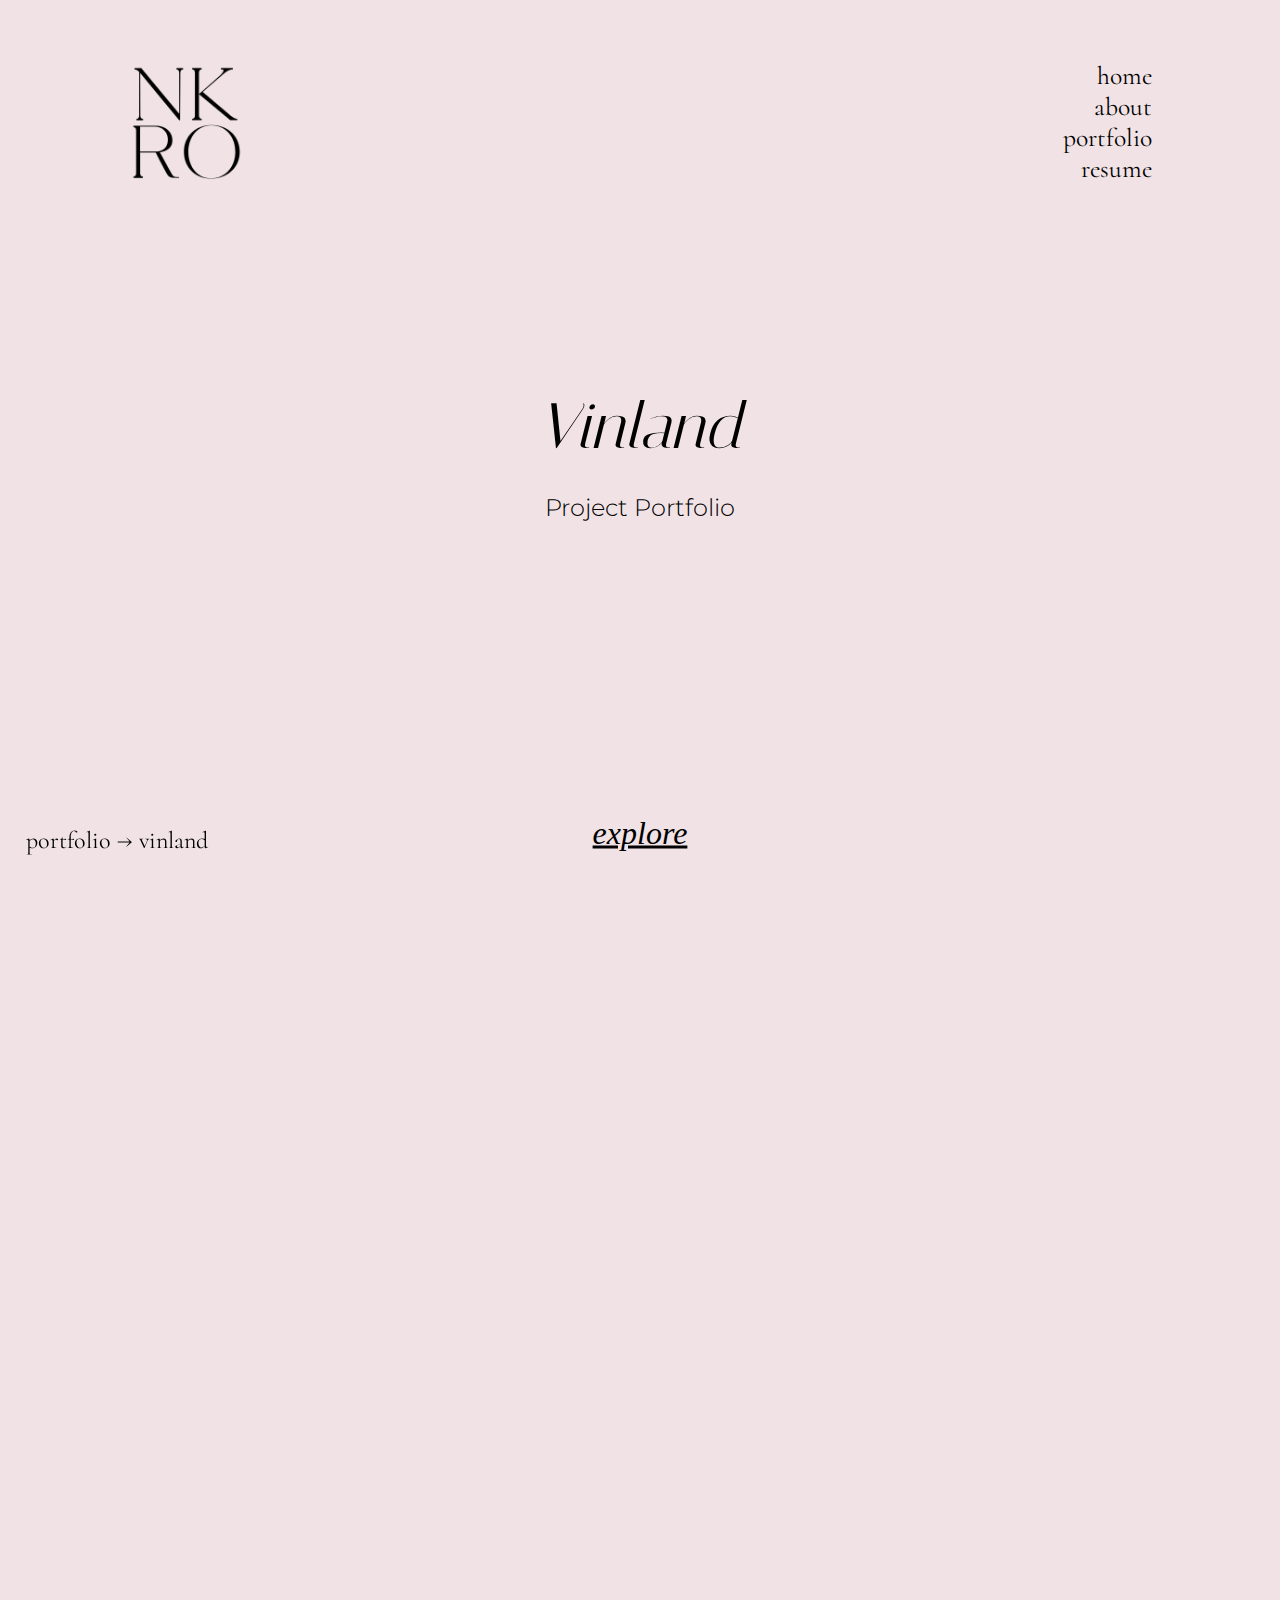
<file: vinland.html>
<html lang="en">
    <head>
        <meta charset="utf-8">
        <meta content="width=device-width, initial-scale=1" name="viewport">
        <title>Niki Roushani</title>
        <link rel="stylesheet" href="css/style.css">
        <link rel="stylesheet" href="css/aos.css">
        <link rel="stylesheet" href="https://fonts.googleapis.com/css?family=Italiana">
        <link rel="stylesheet" href="https://fonts.googleapis.com/css?family=Roboto">
        <link rel="stylesheet" href="https://fonts.googleapis.com/css?family=Montserrat">
        <link rel="stylesheet" href="https://fonts.googleapis.com/css?family=Cormorant">
    </head>
    <body>
        <header>
            <div class="logo">
                <img class="logo-img" src="images/logo.png" alt="">
            </div>

            <div class="header-nav mobile-top">
                <div class="nav-position">
                    <a href="index.html">home</a>
                    <a href="about.html">about</a>
                    <a href="portfolio.html">portfolio</a>
                    <a href="resume.html">resume</a>
                </div>
            </div>

        </header>
        <div class="container">
            <section class="hero">
                <div class="hero-textbox">
                    <div class="flex-box row inherit-width">
                        <h4>Vinland</h4> <br>
                        <h3>Project Portfolio</h3>
                </div>
                </div>
                <div class="explore-tab">
                    <a href="#section1">explore</a>
                </div>
            </section>

            <button onclick="topFunction()" id="myBtn" title="Go to top">back to top</button>

            <p id="breadcrumbs"><a href="portfolio.html">portfolio</a> &rarr; <a href="vinland.html">vinland</a></p>

            <!--Project Specification-->
            <section id="section1" class="hero">
                <div class="hero-textbox">
                    <div class="flex-box column">
                        <div class="flex-item flex-box row padding-right" data-aos="fade-up" data-aos-easing="ease-in-out" data-aos-duration="1800">
                            <h1>Project Specification</h1>
                        </div>
                        <div class="flex-item flex-box mobile-top row" data-aos="fade-up" data-aos-easing="ease-in-out" data-aos-duration="1800">
                            <p>Final project for Introduction to Web Design (DECO1400), awarded a high distinction.</p> <br>
                            <p>Assignment Brief: "You will design and implement a themed resort website, which combines an unusual location and activity of your choosing in an engaging and interactive manner".</p> <br>
                            <p>Produce a final report describing the design and development decisions for the website as they relate to the brief. Design & development choices are to be justified with relevance to research, design principles and good practice web design. Develop the website using HTML and CSS. The website should have at least 4 unique, meaningful interactions implemented with JavaScript.</p>
                        </div>
                    </div>
                </div>
                <div class="down-tab">
                    <a href="#section2"></a>
                </div>
            </section>

            <!--Website Topic Introduction-->
            <section id="section2" class="hero">
                <div class="hero-textbox">
                    <div class="flex-box column">
                        <div class="flex-item flex-box row padding-right" data-aos="fade-up" data-aos-easing="ease-in-out" data-aos-duration="1800">
                            <h1>Website Topic Introduction</h1>
                        </div>
                        <div class="flex-item flex-box mobile-top row" data-aos="fade-up" data-aos-easing="ease-in-out" data-aos-duration="1800">
                            <p>The website topic is based around a fictional island called “Vinland”. Vinland is located on the outskirts of Italy and was founded by Captain (Cap) Sauvignon in 1880. When Cap Sauvignon arrived on the island, he described it as a natural phenomenon, as he found mountains and an abundance of land covered in vineyards. As he moved closer into the island, he found naturally occurring wine lakes and prosecco waterfalls. </p>
                        </div>
                    </div>
                </div>
                <div class="down-tab">
                    <a href="#section3"></a>
                </div>
            </section>

            <!--Defining Audience and Slides-->
            <section id="section3" class="hero">
                <div class="hero-textbox">
                    <div class="flex-box row">
                        <div class="flex-box column">
                            <div class="flex-item flex-box row padding-right" data-aos="fade-up" data-aos-easing="ease-in-out" data-aos-duration="1800">
                                <h1>Defining Audience</h1>
                            </div>
                            <div class="flex-item flex-box mobile-top" data-aos="fade-up" data-aos-easing="ease-in-out" data-aos-duration="1800">
                                <p>User Personas were used to define and understand the audience that may use the website. Generally, the island is intended for a target audience that is over the age of 18 and for people who have an interest in or enjoy wine.</p>
                            </div>
                        </div>
                        <div class="flex-box column" data-aos="fade-up" data-aos-easing="ease-in-out" data-aos-duration="1800">
                            <div class="slideshow-container padding-top width-50" data-cycle="5000">
                                <div class="mySlides fade">
                                    <img src="images/vinland/vinland-ben1.png" alt="">
                                </div>
                                <div class="mySlides fade">
                                    <img src="images/vinland/vinland-ben2.png" alt="">
                                </div>
                                <div class="mySlides fade">
                                    <img src="images/vinland/vinland-ben3.png" alt="">
                                </div>
                                <div class="mySlides fade">
                                    <img src="images/vinland/vinland-eleanor1.png" alt="">
                                </div>
                                <div class="mySlides fade">
                                    <img src="images/vinland/vinland-eleanor2.png" alt="">
                                </div>
                                <div class="mySlides fade">
                                    <img src="images/vinland/vinland-eleanor3.png" alt="">
                                </div>
                                <div class="mySlides fade">
                                    <img src="images/vinland/vinland-isabella1.png" alt="">
                                </div>
                                <div class="mySlides fade">
                                    <img src="images/vinland/vinland-isabella2.png" alt="">
                                </div>
                                <div class="mySlides fade">
                                    <img src="images/vinland/vinland-isabella3.png" alt="">
                                </div>
                            </div>
                        </div>
                    </div>
                </div>
                <div class="down-tab">
                    <a href="#section4"></a>
                </div>
            </section>

            <!--Determining Navigation and Organisation and Slides-->
            <section id="section4" class="hero">
                <div class="hero-textbox">
                    <div class="flex-box row">
                        <div class="flex-box column">
                            <div class="flex-item flex-box row padding-right" data-aos="fade-up" data-aos-easing="ease-in-out" data-aos-duration="1800">
                                <h1>Determining Navigation and Organisation</h1>
                            </div>
                            <div class="flex-item flex-box mobile-top row" data-aos="fade-up" data-aos-easing="ease-in-out" data-aos-duration="1800">
                                <p>To determine the appropriate navigation and organisation system for the website, a card sort user testing was conducted. </p> <br>
                                <p>The initial testing plan was designed to have pages sorted under contents and actions. The users were then asked to conduct an open card sort where they create their own headings that they believe appropriate for the grouping of pages. Below is the initial state of the cards, before they were sorted into headings and after.</p>
                            </div>
                        </div>
                        <div class="flex-box column" data-aos="fade-up" data-aos-easing="ease-in-out" data-aos-duration="1800">
                            <div class="slideshow-container padding-top width-50" data-cycle="5000">
                                <div class="mySlides fade">
                                    <img src="images/vinland/vinland-cardsort1.png" alt="">
                                </div>
                                <div class="mySlides fade">
                                    <img src="images/vinland/vinland-cardsort2.png" alt="">
                                </div>
                                <div class="mySlides fade">
                                    <img src="images/vinland/vinland-cardsort3.png" alt="">
                                </div>
                            </div>
                        </div>
                    </div>
                </div>
                <div class="down-tab">
                    <a href="#section5"></a>
                </div>
            </section>

            <!--Site Map and Content Structure and Slides-->
            <section id="section5" class="hero">
                <div class="hero-textbox">
                    <div class="flex-box row">
                        <div class="flex-box column">
                            <div class="flex-item flex-box row padding-right" data-aos="fade-up" data-aos-easing="ease-in-out" data-aos-duration="1800">
                                <h1>Site Map and Content Structure</h1>
                            </div>
                            <div class="flex-item flex-box mobile-top" data-aos="fade-up" data-aos-easing="ease-in-out" data-aos-duration="1800">
                                <p>After the navigation and organisation of the site was determined through user testing, the site map and content structure of the website was determined and visualised using a flow chart site map.</p>
                            </div>
                        </div>
                        <div class="flex-box column" data-aos="fade-up" data-aos-easing="ease-in-out" data-aos-duration="1800">
                            <div class="flex-item flex-box row padding-top">
                                <img class="width-50" src="images/vinland/vinland-sitemap.png" alt="">
                            </div>
                        </div>
                    </div>
                </div>
                <div class="down-tab">
                    <a href="#section6"></a>
                </div>
            </section>

            <!--Visual Organisation and Slides-->
            <section id="section6" class="hero">
                <div class="hero-textbox">
                    <div class="flex-box column">
                        <div class="flex-item flex-box row padding-right" data-aos="fade-up" data-aos-easing="ease-in-out" data-aos-duration="1800">
                            <h1>Visual Organisation</h1>
                        </div>
                        <div class="flex-item flex-box mobile-top row" data-aos="fade-up" data-aos-easing="ease-in-out" data-aos-duration="1800">
                            <p>It was determined that the website would have a theme of a hero slide background, with the initial slide having the page divided in thirds gird spacing so as to help distinguish three different action points - the logo, navigation menu and the book button. Subsequent informational pages will have a fade in scroll slide show effect, to allow separation of topics and ideas.</p>
                            <br>
                            <p>This flow of information will help engage the target audience as it requires them to interact and scroll through bitesize amounts of information instead of being overwhelmed with large chunks of text. This gradual release of information will prompt them to explore the website more and absorb the information with interest.</p>
                        </div>
                    </div>
                </div>
                <div class="down-tab">
                    <a href="#section7"></a>
                </div>
            </section>

            <!--Proposed Wireframes and Slides-->
            <section id="section7" class="hero">
                <div class="hero-textbox">
                    <div class="flex-box row">
                        <div class="flex-box column">
                            <div class="flex-item flex-box row padding-right" data-aos="fade-up" data-aos-easing="ease-in-out" data-aos-duration="1800">
                                <h1>Proposed Wireframes</h1>
                            </div>
                            <div class="flex-item flex-box mobile-top" data-aos="fade-up" data-aos-easing="ease-in-out" data-aos-duration="1800">
                                <p>Using the information gathered from the site map, content structure and visual organisation the initial wireframes below were devised and used for prototype user testing. The testing plan investigated the website organisation, flow and functionality of the website.</p>
                            </div>
                        </div>
                        <div class="flex-box column" data-aos="fade-up" data-aos-easing="ease-in-out" data-aos-duration="1800">
                            <div class="slideshow-container padding-top width-50" data-cycle="5000">
                                <div class="mySlides fade">
                                    <img src="images/vinland/vinland-wireframe1.png" alt="">
                                </div>
                                <div class="mySlides fade">
                                    <img src="images/vinland/vinland-wireframe2.png" alt="">
                                </div>
                                <div class="mySlides fade">
                                    <img src="images/vinland/vinland-wireframe3.png" alt="">
                                </div>
                            </div>
                        </div>
                    </div>
                </div>
                <div class="down-tab">
                    <a href="#section8"></a>
                </div>
            </section>

            <!--High Fidelity Prototype and Slides-->
            <section id="section8" class="hero">
                <div class="hero-textbox">
                    <div class="flex-box row">
                        <div class="flex-box column">
                            <div class="flex-item flex-box row padding-right" data-aos="fade-up" data-aos-easing="ease-in-out" data-aos-duration="1800">
                                <h1>High Fidelity Prototype</h1>
                            </div>
                            <div class="flex-item flex-box mobile-top" data-aos="fade-up" data-aos-easing="ease-in-out" data-aos-duration="1800">
                                <p>After using information taken from user testing and the proposed wireframes, a high fidelity prototype was produced and presented for using testing. </p>
                            </div>
                        </div>
                        <div class="flex-box column" data-aos="fade-up" data-aos-easing="ease-in-out" data-aos-duration="1800">
                            <div class="slideshow-container padding-top width-50" data-cycle="3000">
                                <div class="mySlides fade">
                                    <img src="images/vinland/vinland-prototype1.png" alt="">
                                </div>
                                <div class="mySlides fade">
                                    <img src="images/vinland/vinland-prototype2.png" alt="">
                                </div>
                                <div class="mySlides fade">
                                    <img src="images/vinland/vinland-prototype3.png" alt="">
                                </div>
                                <div class="mySlides fade">
                                    <img src="images/vinland/vinland-prototype4.png" alt="">
                                </div>
                                <div class="mySlides fade">
                                    <img src="images/vinland/vinland-prototype5.png" alt="">
                                </div>
                                <div class="mySlides fade">
                                    <img src="images/vinland/vinland-prototype6.png" alt="">
                                </div>
                            </div>
                        </div>
                    </div>
                </div>
                <div class="down-tab">
                    <a href="#section9"></a>
                </div>
            </section>

            <!--Final Product and Slides-->
            <section id="section9" class="hero">
                <div class="hero-textbox">
                    <div class="flex-box row">
                        <div class="flex-box row">
                            <div class="flex-item flex-box row" data-aos="fade-up" data-aos-easing="ease-in-out" data-aos-duration="1800">
                                <h1>Final Product</h1>
                            </div>
                            <div class="flex-item flex-box padding-top" data-aos="fade-up" data-aos-easing="ease-in-out" data-aos-duration="1800">
                                <p>After further user testing using the high fidelity prototype, the final website was implemented using HTML5 and CSS. You can check out the interactive project here.</p>
                            </div>
                        </div>
                        <div class="flex-box column" data-aos="fade-up" data-aos-easing="ease-in-out" data-aos-duration="1800">
                            <div class="slideshow-container padding-top width-50" data-cycle="3000">
                                <div class="mySlides fade">
                                    <img src="images/vinland/vinland-final1.png" alt="">
                                </div>
                                <div class="mySlides fade">
                                    <img src="images/vinland/vinland-final2.png" alt="">
                                </div>
                                <div class="mySlides fade">
                                    <img src="images/vinland/vinland-final3.png" alt="">
                                </div>
                                <div class="mySlides fade">
                                    <img src="images/vinland/vinland-final4.png" alt="">
                                </div>
                                <div class="mySlides fade">
                                    <img src="images/vinland/vinland-final5.png" alt="">
                                </div>
                                <div class="mySlides fade">
                                    <img src="images/vinland/vinland-final6.png" alt="">
                                </div>
                                <div class="mySlides fade">
                                    <img src="images/vinland/vinland-final7.png" alt="">
                                </div>
                                <div class="mySlides fade">
                                    <img src="images/vinland/vinland-final8.png" alt="">
                                </div>
                            </div>
                        </div>
                    </div>
                </div>
            </section>

        </div>
        <script src="js/script.js"></script>
        <script src="js/aos.js"></script>
        <script>
            AOS.init();
        </script>
    </body>
</html>
</file>
<file: css/style.css>
* {
    box-sizing: border-box;
    padding: 0;
    margin: 0;
    scroll-behavior: smooth;
}

body {
    background-color: #F1E3E5;
}

a {
    text-decoration: none;
    color: black;
}

img {
    max-height: 100%;
    max-width: 100%;
    align-items: center;
}

p {
    font-family: 'Montserrat';
    text-align: justify;
    font-size: 1em;
}

h1 {
    font-family: 'Italiana';
    font-weight: 300;
    font-size: 3em;
    text-align: center;
    line-height: 1em;
}

h2 {
    font-family: 'Italiana';
    font-weight: 300;
    text-align: center;
    font-size: 5em;
    font-style: italic;
    width: 100%;
}

h3 {
    font-family: 'Montserrat';
    font-weight: 300;
    text-align: center;
    font-size: 1.5em;
}

h4 {
    font-family: 'Italiana';
    font-weight: 300;
    text-align: center;
    font-size: 4em;
    line-height: 1.5em;
    font-style: italic;
    width: 100%;
}

h5 {
    font-family: 'Italiana';
    font-size: 1em;
    text-align: center;
}

/**Portfolio links**/
.portfolio-link {
    font-family: 'Montserrat';
    font-weight: 300;
    text-align: center;
    font-size: 2em;
}

.underline {
    text-decoration: underline;
}

header {
    display: flex;
    width: 100%;
    height: 30%;
    padding-left: 10%;
    padding-right: 10%;
    padding-top: 5%;
    align-items: center;
    z-index: 10;
    position: absolute;
    flex-direction: column;
}

.logo {
    width: max-content;
    height: 50%;
    display: flex;
    align-items: center;
}

.header-nav {
    width: 100%;
    height: 50%;
    display: flex;
    align-items: center;
}

.nav-position {
    display: flex;
    height: fit-content;
    width: 100%;
    align-items: center;
    flex-direction: row;
    justify-content: space-between;
    font-family: 'Cormorant';
    font-size: 1.4em;
}

.hero {
    overflow: hidden;
    max-height: 100%;
    max-width: 100%;
    height: 100vh;
    width: 100vw;
    padding-top: 0%;
    padding-bottom: 0%;
    position: relative;
}

.hero-textbox {
    display: flex;
    height: 100%;
    width: 100%;
    align-items: center;
}

.hero-textbox h1, h2, h3 {
    width: 100%;
}

section {
    height: max-content;
}

.index-padding {
    padding-top: 30%;
    padding-bottom: 30%;
}

.container {
    position: relative;
    max-width: 100%;
    padding: 0% 10% 0% 10%;
}

.flex-box {
    display: flex;
    align-items: center;
    height: max-content;
}

.column {
    flex-direction: column;
}

.column-reverse {
    flex-direction: column-reverse;
}

.row {
    flex-direction: column;
}

.flex-item {
    flex: 50%;
}

.flex-30 {
    flex: 30%;
    height: 100%;
}

.flex-30 h5 {
    vertical-align: top;
    height: 100%;
}

.flex-70 {
    flex: 70%;
}

.flex-row {
    display: flex;
    flex-wrap: wrap;
    padding: 0 4px;
}

.flex-column {
    flex: 33%;
    max-width: 33%;
    padding: 0 4px;
}

.flex-column img {
    margin-top: 8px;
    vertical-align: middle;
    width: 100%;
}

.flex-item h1, p {
    width: 100%;
}

.slideshow-container {
    width: 100%;
    position: relative;
    margin: auto;
}

.mySlides {
    display: none;
}

.mySlides img {
    border: 2.5px solid rgb(32, 32, 32);
}

.fade {
    -webkit-animation-name: fade;
    -webkit-animation-duration: 1.5s;
    animation-name: fade;
    animation-duration: 1.5s;
}

.explore-tab {
	position: absolute;
	bottom: 0;
	left: 42.5%;
	width: 15%;
    height: 15%;
    z-index: 50;
}

.explore-tab a {
	position: absolute;
	top: 50%;
	left: 50%;
	margin-right: -50%;
	transform: translate(-50%, -50%);
    font-family: 'Cormomant';
    font-style: italic;
    font-size: 2em;
    text-decoration: underline;
}

.down-tab {
    position: absolute;
	bottom: 0;
	left: 42.5%;
	width: 15%;
    height: 15%;
    z-index: 50;
}

.down-tab a {
	position: absolute;
	top: 50%;
	left: 50%;
	margin-right: -50%;
	transform: translate(-50%, -50%);
    border: solid black;
    border-width: 0 3px 3px 0;
    display: inline-block;
    padding: 10px;
    transform: rotate(45deg);
    -webkit-transform: rotate(45deg);
}

.padding-left {
    padding-left: 0%;
}

.padding-right {
    padding-right: 0%;
}

.padding-right-resume {
    padding-right: 0%;
}

.padding-top {
    padding-top: 5%;
}

.padding-bottom {
    padding-bottom: 10%;
}

.mobile-top {
    padding-top: 5%;
}

.mobile-top-30 {
    padding-top: 40%;
}

.inherit-width {
    width: 100%;
}

.inherit-height {
    height: 100%;
}

.inherit-height-desktop {
    height: max-content;
}

.no-bottom {
    padding-bottom: 0%;
}

#myBtn {
    display: none; /* Hidden by default */
    position: fixed; /* Fixed/sticky position */
    bottom: 5%; /* Place the button at the bottom of the page */
    right: 2%; /* Place the button 30px from the right */
    z-index: 99; /* Make sure it does not overlap */
    border: none; /* Remove borders */
    outline: none; /* Remove outline */
    color: black; /* Text color */
    background-color: transparent;
    font-family: 'Cormorant';
    cursor: pointer; /* Add a mouse pointer on hover */
    font-size: 1em; /* Increase font size */
}

#breadcrumbs {
    position: fixed;
    bottom: 5%;
    left: 2%;
    font-family: 'Cormorant';
    font-size: 1em;
    width: max-content;
}

.hero-header-padding {
    padding-top: 60%;
}

.justify {
    text-align: justify;
}

.width-50 {
    width: 100%;
}

@media screen and (min-width: 1025px) {
    /**Desktop**/

    p {
        text-align: justify;
        font-size: 1.2em;
    }
    
    h1 {
        font-size: 4.5em;
        line-height: 0.8em;
    }
    
    h2 {
        font-size: 10em;
    }
    
    h3 {
        text-align: center;
        font-size: 1.5em;
        padding-left: 10%;
        padding-right: 10%;
    }

    h5 {
        font-size: 1.5em;
        text-align: left;
    }

    header {
        height: 20%;
        flex-direction: row;
    }

    .logo {
        width: 20%;
        height: 100%;
    }

    .header-nav {
        width: 80%;
        height: 100%;
    }

    .nav-position {
        align-items: flex-end;
        flex-direction: column;
        font-size: 1.6em;
    }

    .column {
        flex-direction: row;
    }

    .column-reverse {
        flex-direction: row;
    }

    .padding-left {
        padding-left: 10%;
    }
    
    .padding-right {
        padding-right: 10%;
    }

    .padding-right-resume {
        padding-right: 35%;
    }

    .mobile-top {
        padding-top: 0%;
    }

    .mobile-top-30 {
        padding-top: 20%;
    }

    .container {
        padding: 0% 20% 0% 20%;
    }

    .hero-header-padding {
        padding-top: 15%;
    }

    .inherit-height-desktop {
        height: 100%;
    }
    .width-50 {
        width: 50%;
    }

    #breadcrumbs {
        font-size: 1.5em;
    }

    #myBtn {
        font-size: 1.5em;
    }
}
</file>
